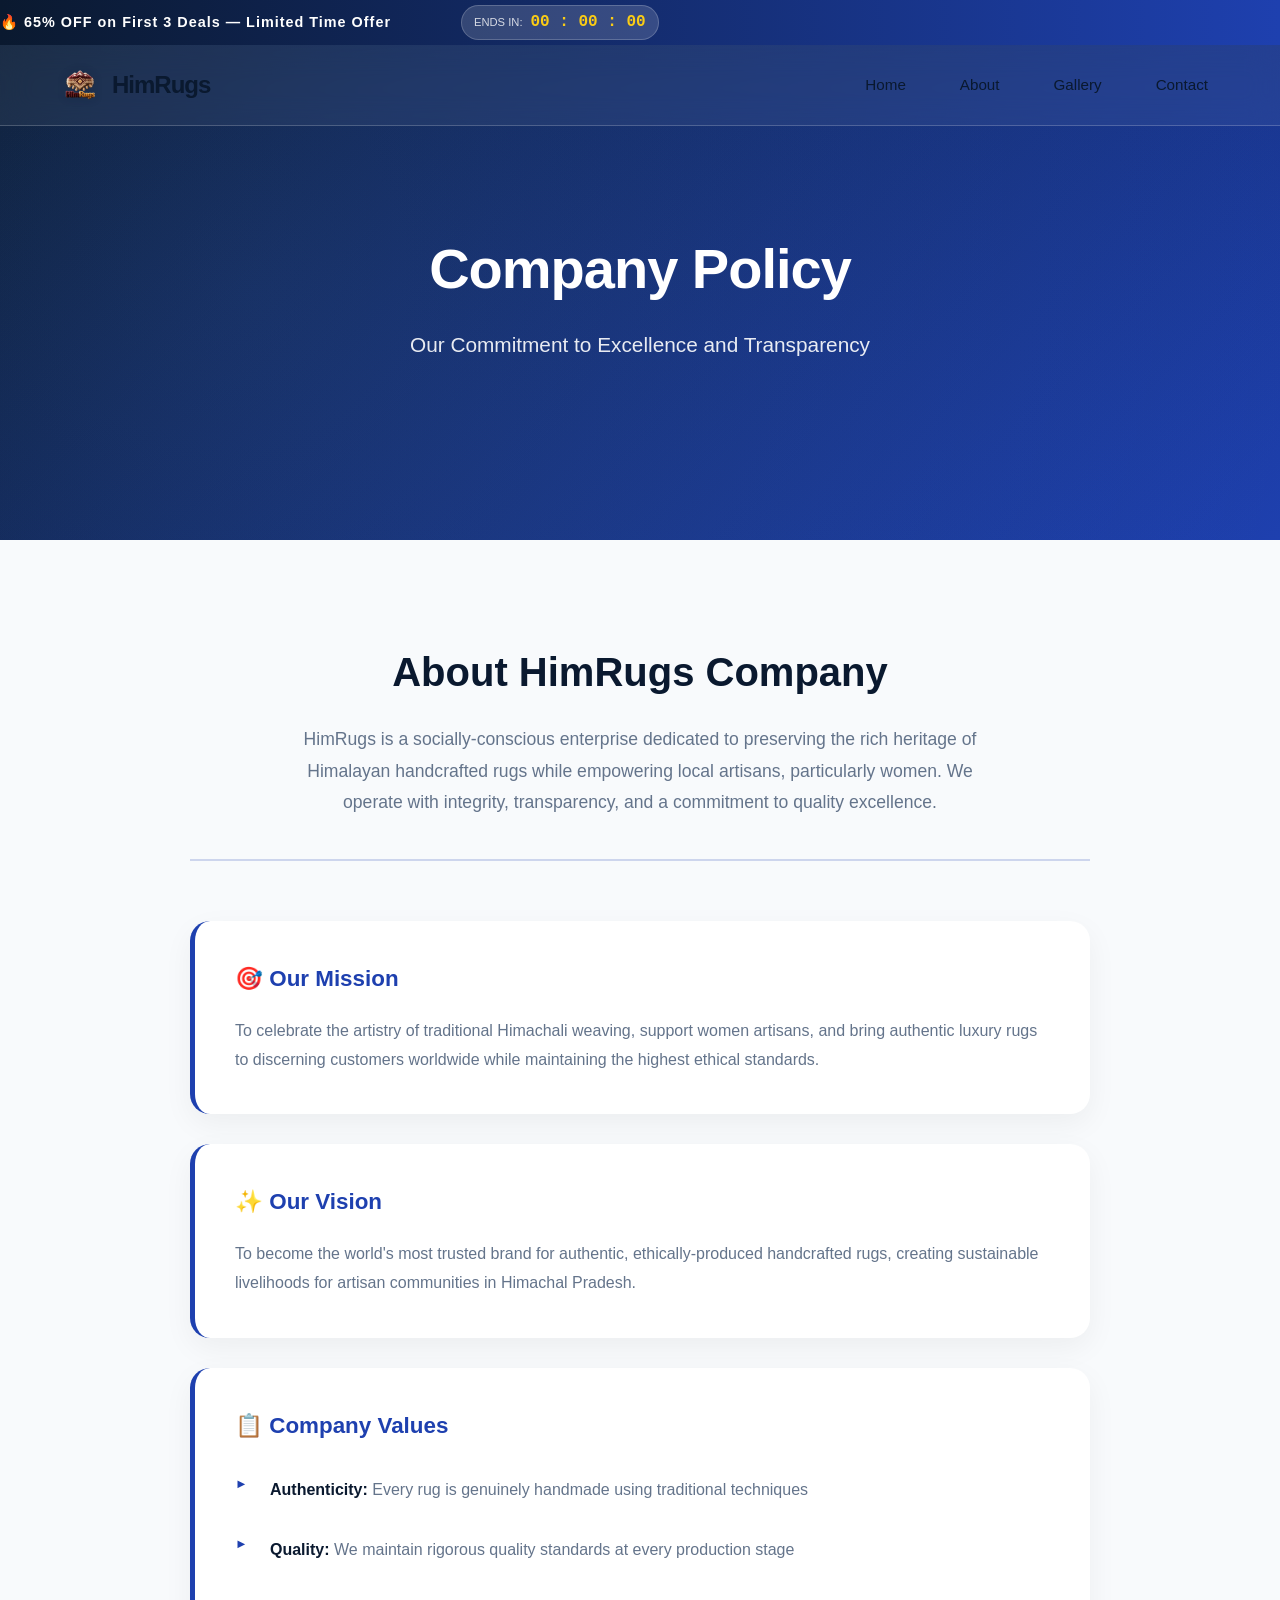
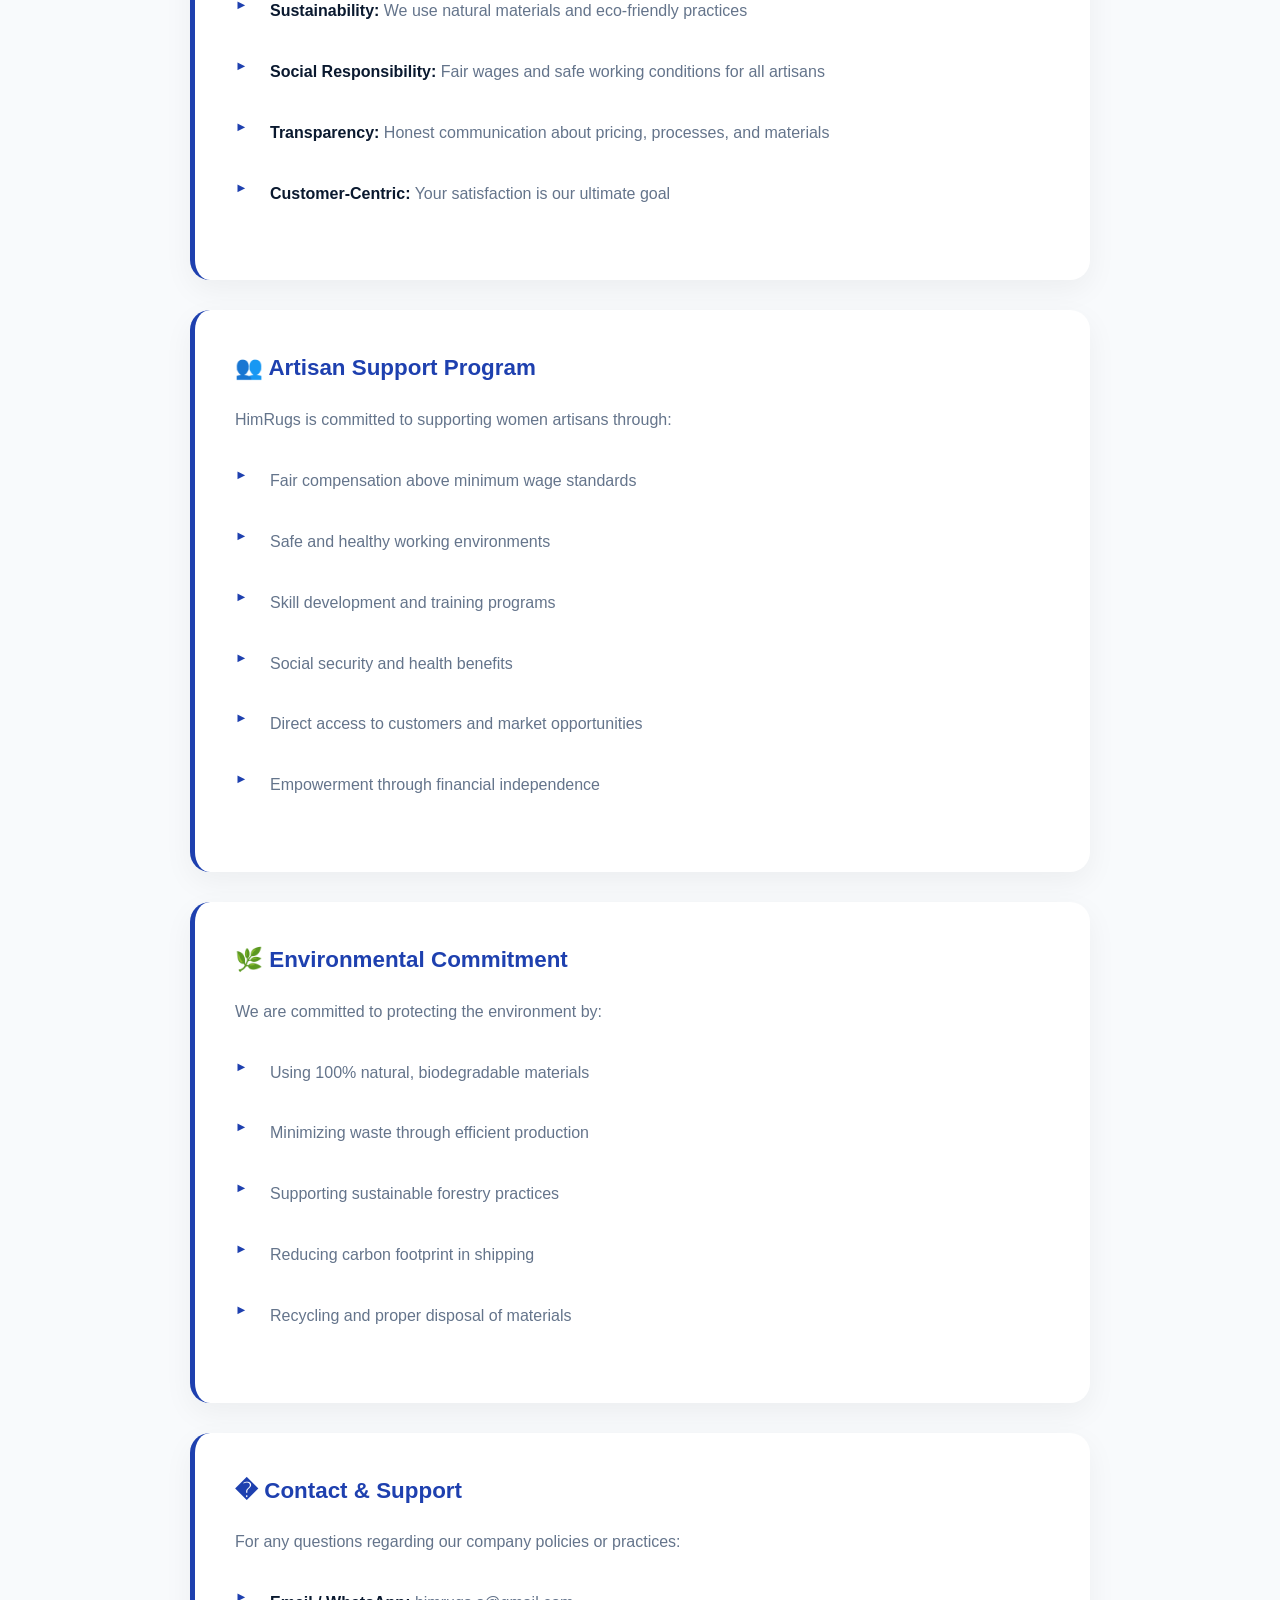
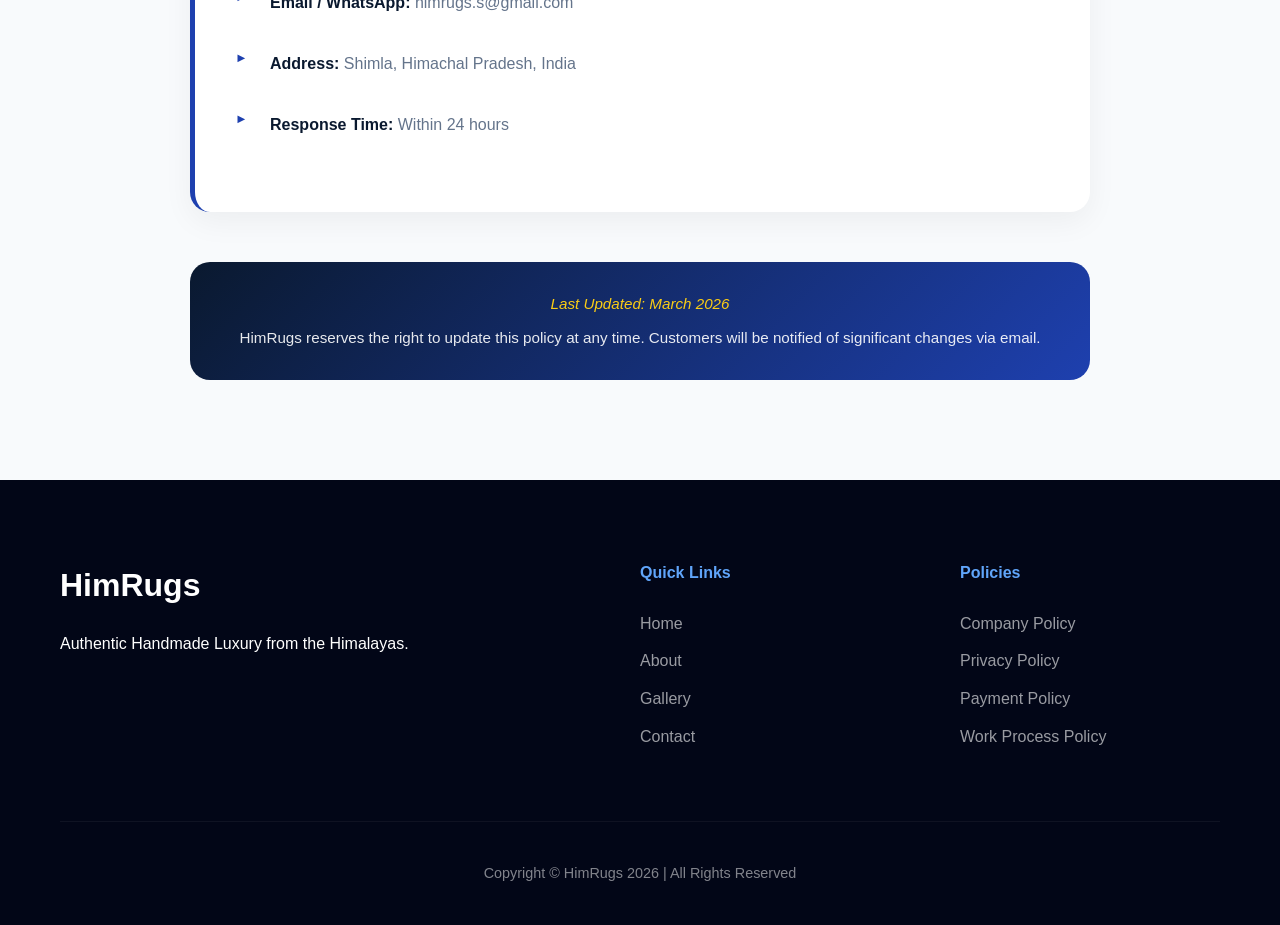
<file: Policies/CompanyPolicy.html>
<!DOCTYPE html>
<html lang="en">
<head>
    <meta charset="UTF-8">
    <meta name="viewport" content="width=device-width, initial-scale=1.0">
    <title>Company Policy | HimRugs</title>
    <link rel="icon" type="image/png" href="../Images/logo.png">
    <link rel="stylesheet" href="../css/style.css">
</head>
<body>

    <!-- Top Moving Offer Bar -->
    <div class="offer-bar">
        <div class="offer-track">
            <span class="offer-text">🔥 65% OFF on First 3 Deals — Limited Time Offer</span>
            <div class="live-timer" id="daily-timer">
                <span class="timer-label">Ends In:</span>
                <span id="timer-display">00 : 00 : 00</span>
            </div>
        </div>
    </div>

    <!-- Header / Navbar -->
    <header class="glass-nav">
        <div class="container">
            <div class="logo">
                <img src="../Images/logo.png" alt="HimRugs Logo">
                <span>HimRugs</span>
            </div>
            <nav>
                <ul class="nav-links">
                    <li><a href="../index.html">Home</a></li>
                    <li><a href="../about.html">About</a></li>
                    <li><a href="../gallery.html">Gallery</a></li>
                    <li><a href="../contact.html">Contact</a></li>
                </ul>
                <div class="mobile-menu-btn">
                    <span></span>
                    <span></span>
                    <span></span>
                </div>
            </nav>
        </div>
    </header>

    <main>
        <!-- Policy Hero Section -->
        <section class="policy-hero">
            <div class="policy-hero-content">
                <h1>Company Policy</h1>
                <p>Our Commitment to Excellence and Transparency</p>
            </div>
        </section>

        <!-- Policy Content -->
        <section class="policy-section">
            <div class="container">
                <div class="policy-content">
                    <div class="policy-intro">
                        <h2>About HimRugs Company</h2>
                        <p>HimRugs is a socially-conscious enterprise dedicated to preserving the rich heritage of Himalayan handcrafted rugs while empowering local artisans, particularly women. We operate with integrity, transparency, and a commitment to quality excellence.</p>
                    </div>

                    <div class="policy-box">
                        <h3>🎯 Our Mission</h3>
                        <p>To celebrate the artistry of traditional Himachali weaving, support women artisans, and bring authentic luxury rugs to discerning customers worldwide while maintaining the highest ethical standards.</p>
                    </div>

                    <div class="policy-box">
                        <h3>✨ Our Vision</h3>
                        <p>To become the world's most trusted brand for authentic, ethically-produced handcrafted rugs, creating sustainable livelihoods for artisan communities in Himachal Pradesh.</p>
                    </div>

                    <div class="policy-box">
                        <h3>📋 Company Values</h3>
                        <ul class="policy-list">
                            <li><strong>Authenticity:</strong> Every rug is genuinely handmade using traditional techniques</li>
                            <li><strong>Quality:</strong> We maintain rigorous quality standards at every production stage</li>
                            <li><strong>Sustainability:</strong> We use natural materials and eco-friendly practices</li>
                            <li><strong>Social Responsibility:</strong> Fair wages and safe working conditions for all artisans</li>
                            <li><strong>Transparency:</strong> Honest communication about pricing, processes, and materials</li>
                            <li><strong>Customer-Centric:</strong> Your satisfaction is our ultimate goal</li>
                        </ul>
                    </div>

                    <div class="policy-box">
                        <h3>👥 Artisan Support Program</h3>
                        <p>HimRugs is committed to supporting women artisans through:</p>
                        <ul class="policy-list">
                            <li>Fair compensation above minimum wage standards</li>
                            <li>Safe and healthy working environments</li>
                            <li>Skill development and training programs</li>
                            <li>Social security and health benefits</li>
                            <li>Direct access to customers and market opportunities</li>
                            <li>Empowerment through financial independence</li>
                        </ul>
                    </div>

                    <div class="policy-box">
                        <h3>🌿 Environmental Commitment</h3>
                        <p>We are committed to protecting the environment by:</p>
                        <ul class="policy-list">
                            <li>Using 100% natural, biodegradable materials</li>
                            <li>Minimizing waste through efficient production</li>
                            <li>Supporting sustainable forestry practices</li>
                            <li>Reducing carbon footprint in shipping</li>
                            <li>Recycling and proper disposal of materials</li>
                        </ul>
                    </div>

                    <div class="policy-box">
                        <h3>� Contact & Support</h3>
                        <p>For any questions regarding our company policies or practices:</p>
                        <ul class="policy-list">
                            <li><strong>Email / WhatsApp:</strong> himrugs.s@gmail.com</li>
                            <li><strong>Address:</strong> Shimla, Himachal Pradesh, India</li>
                            <li><strong>Response Time:</strong> Within 24 hours</li>
                        </ul>
                    </div>

                    <div class="policy-footer-box">
                        <p><em>Last Updated: March 2026</em></p>
                        <p>HimRugs reserves the right to update this policy at any time. Customers will be notified of significant changes via email.</p>
                    </div>
                </div>
            </div>
        </section>
    </main>

    <!-- Footer -->
    <footer class="main-footer">
        <div class="container">
            <div class="footer-grid">
                <div class="footer-brand">
                    <h3>HimRugs</h3>
                    <p>Authentic Handmade Luxury from the Himalayas.</p>
                </div>
                <div class="footer-links">
                    <h4>Quick Links</h4>
                    <ul>
                        <li><a href="../index.html">Home</a></li>
                        <li><a href="../about.html">About</a></li>
                        <li><a href="../gallery.html">Gallery</a></li>
                        <li><a href="../contact.html">Contact</a></li>
                    </ul>
                </div>
                <div class="footer-policies">
                    <h4>Policies</h4>
                    <ul>
                        <li><a href="CompanyPolicy.html">Company Policy</a></li>
                        <li><a href="PrivacyPolicy.html">Privacy Policy</a></li>
                        <li><a href="PaymentPolicy.html">Payment Policy</a></li>
                        <li><a href="WorkProcessPolicy.html">Work Process Policy</a></li>
                    </ul>
                </div>
            </div>
            <div class="footer-bottom">
                <p>Copyright &copy; HimRugs 2026 | All Rights Reserved</p>
            </div>
        </div>
    </footer>

    <script src="../js/script.js"></script>
</body>
</html>
</file>
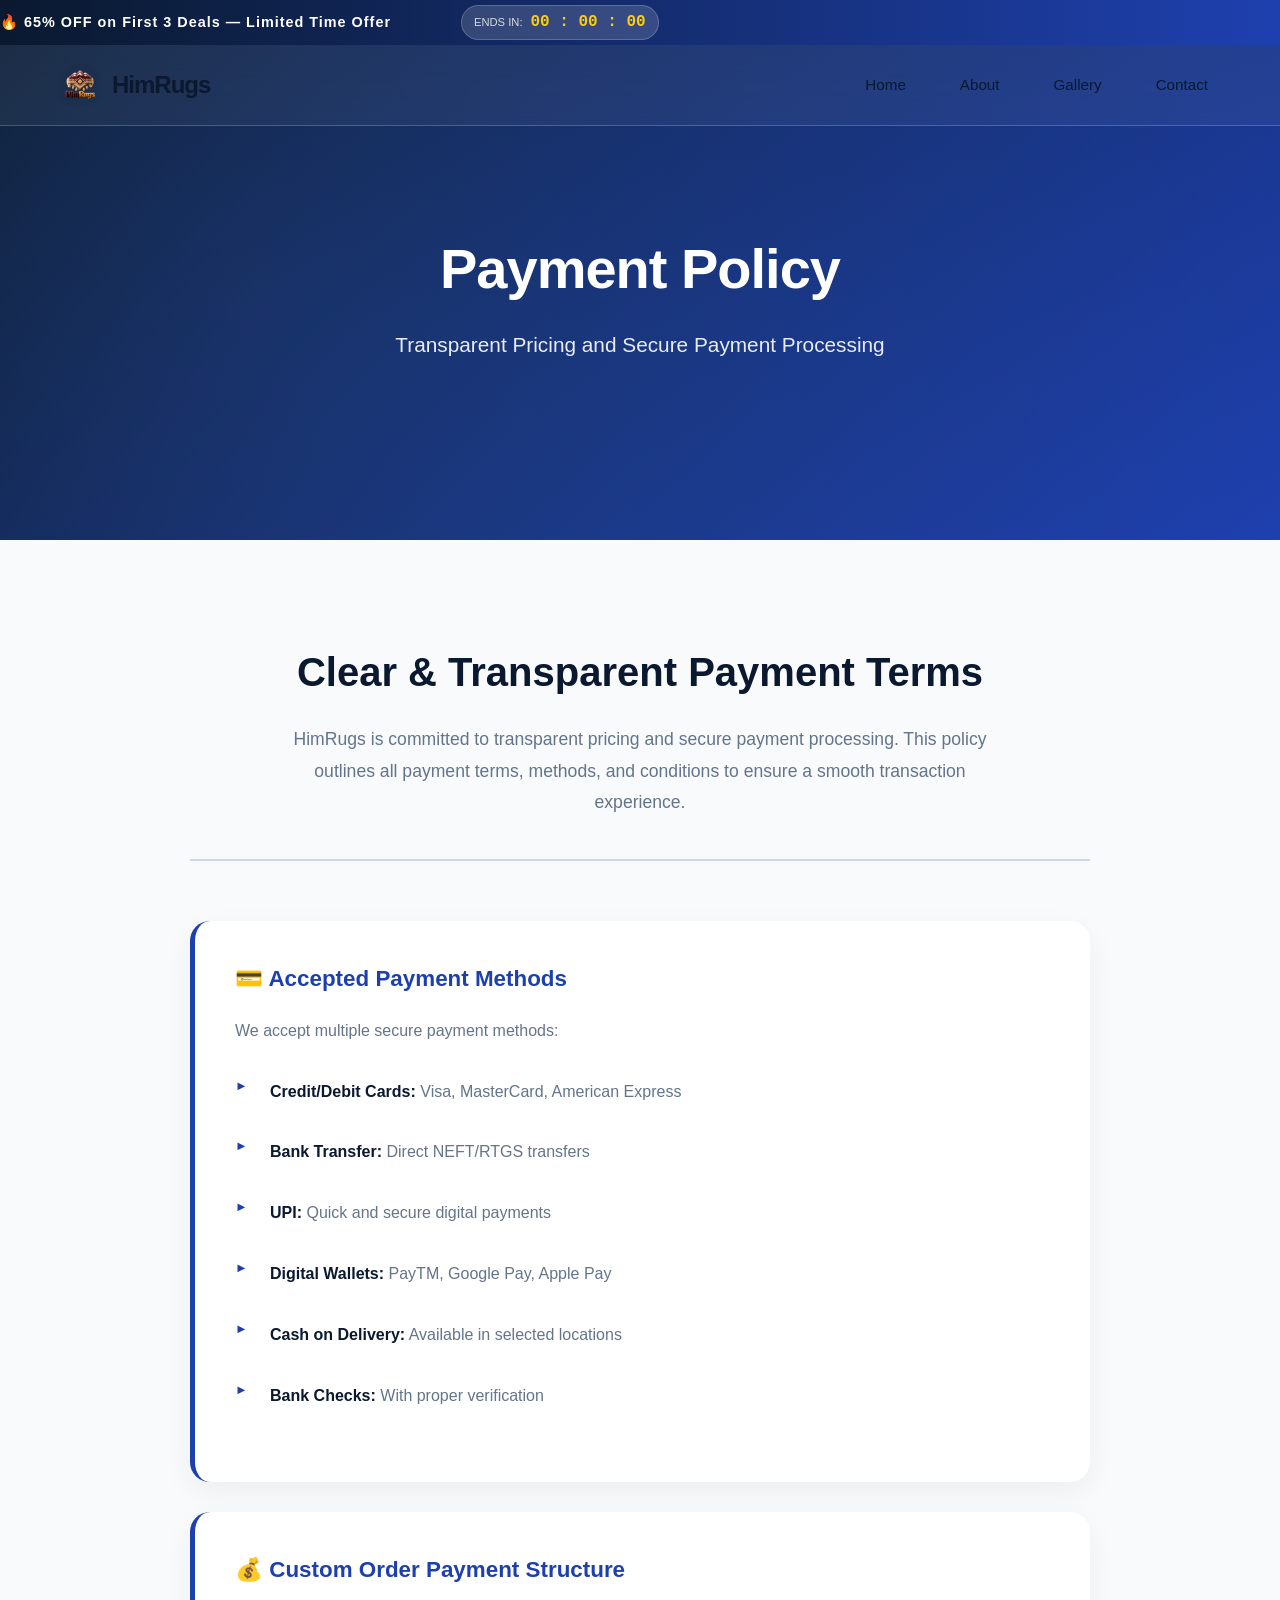
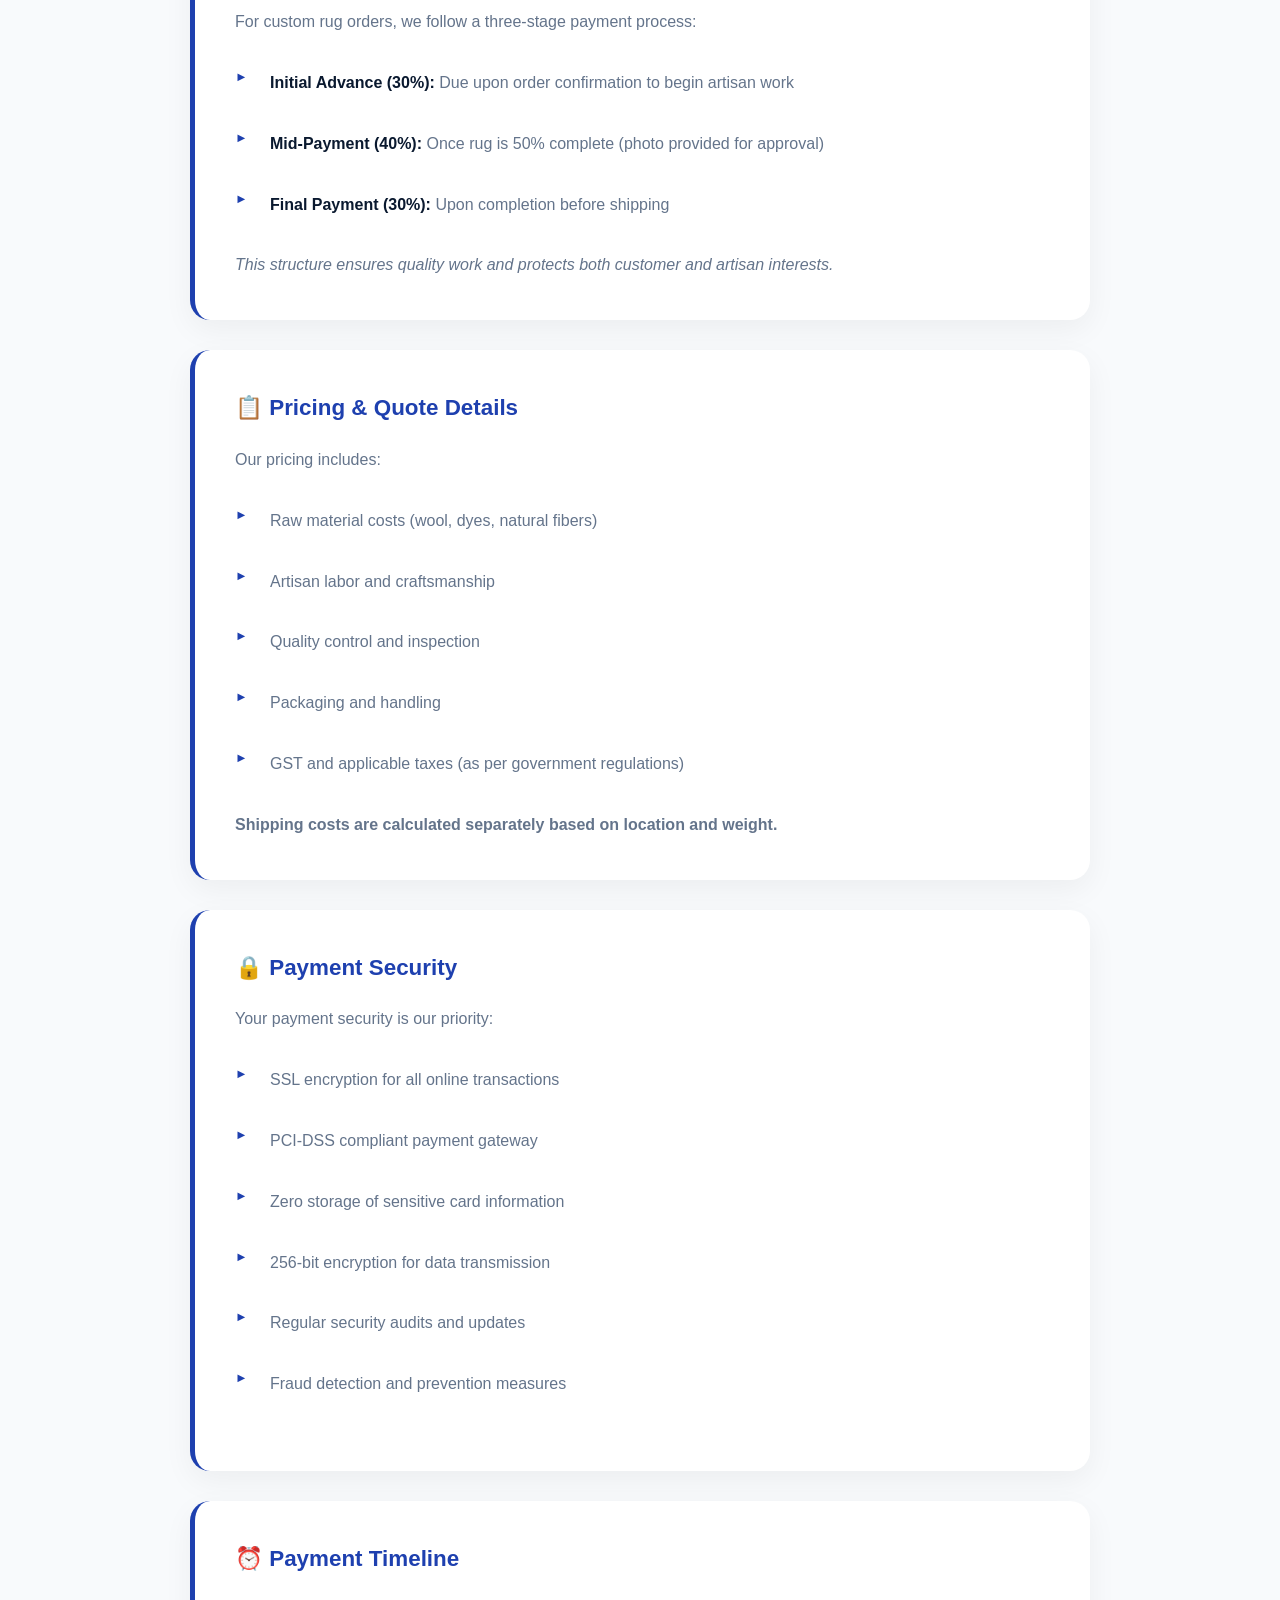
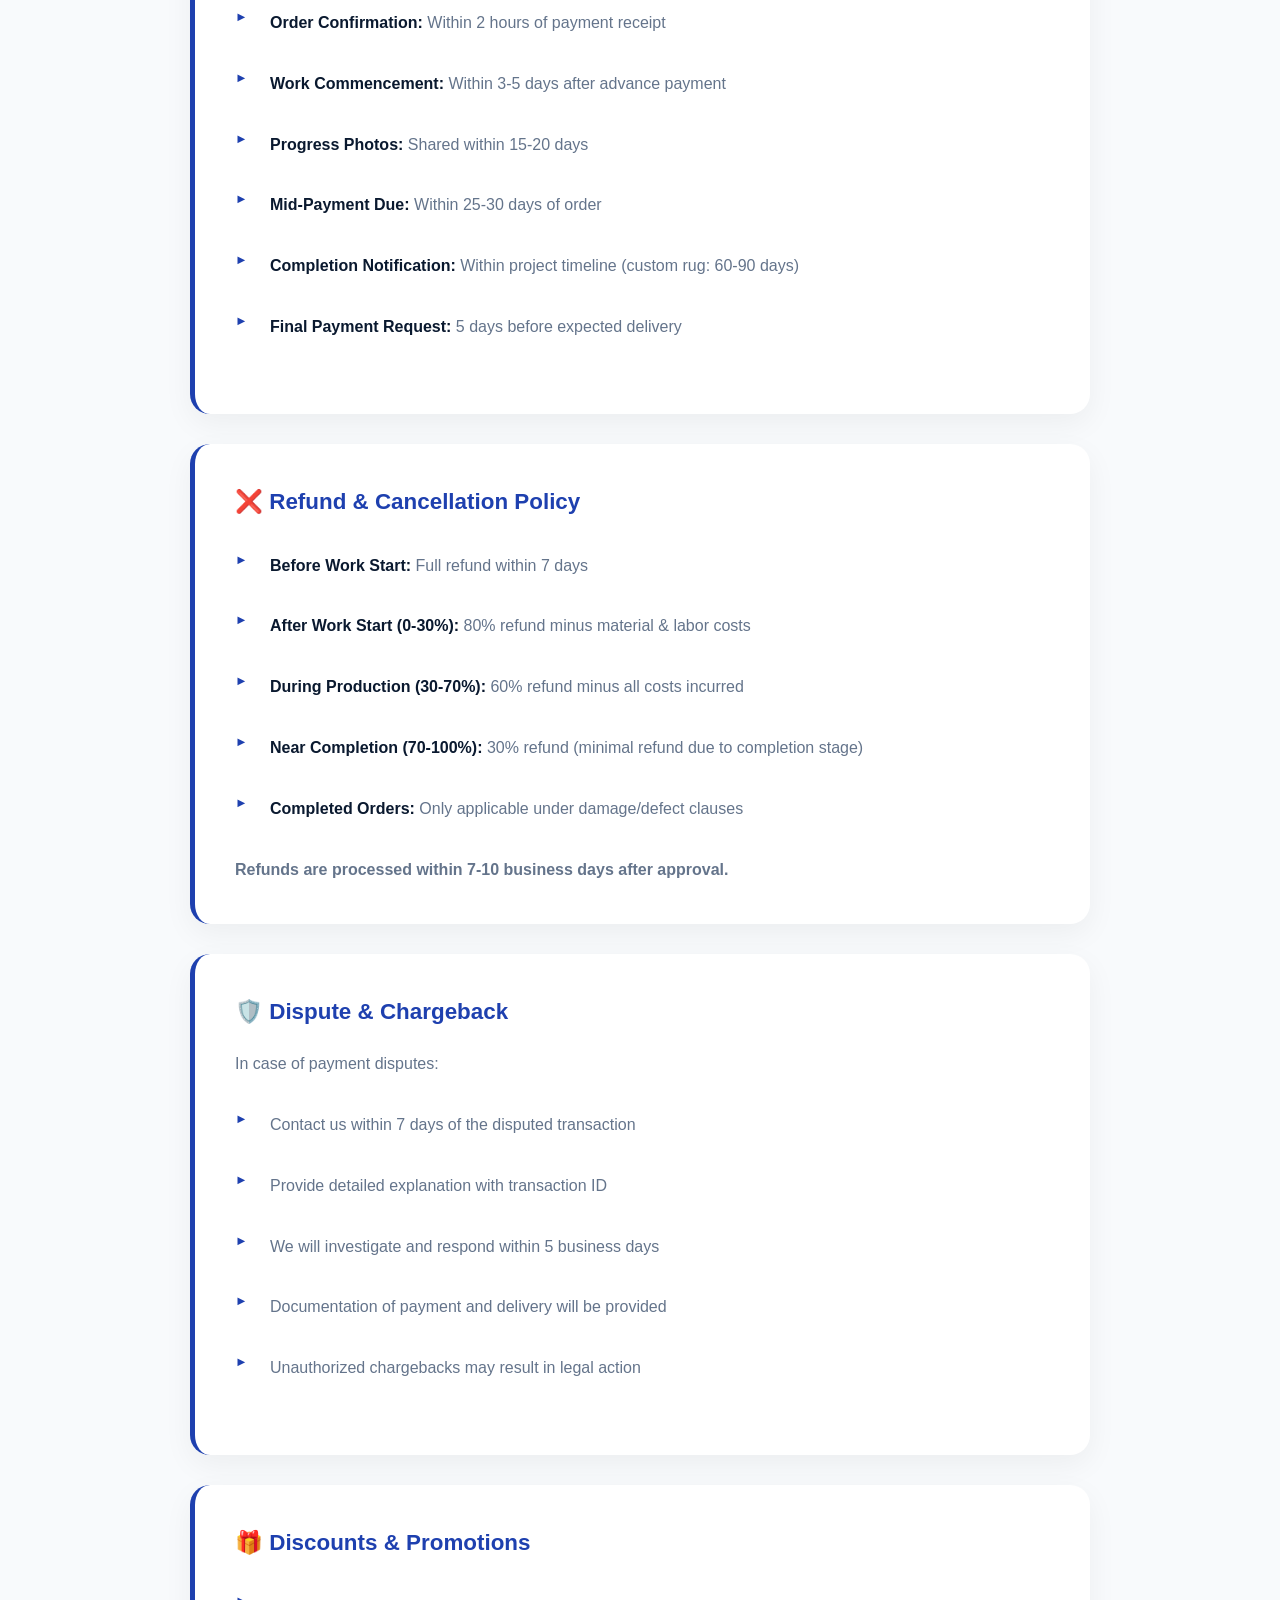
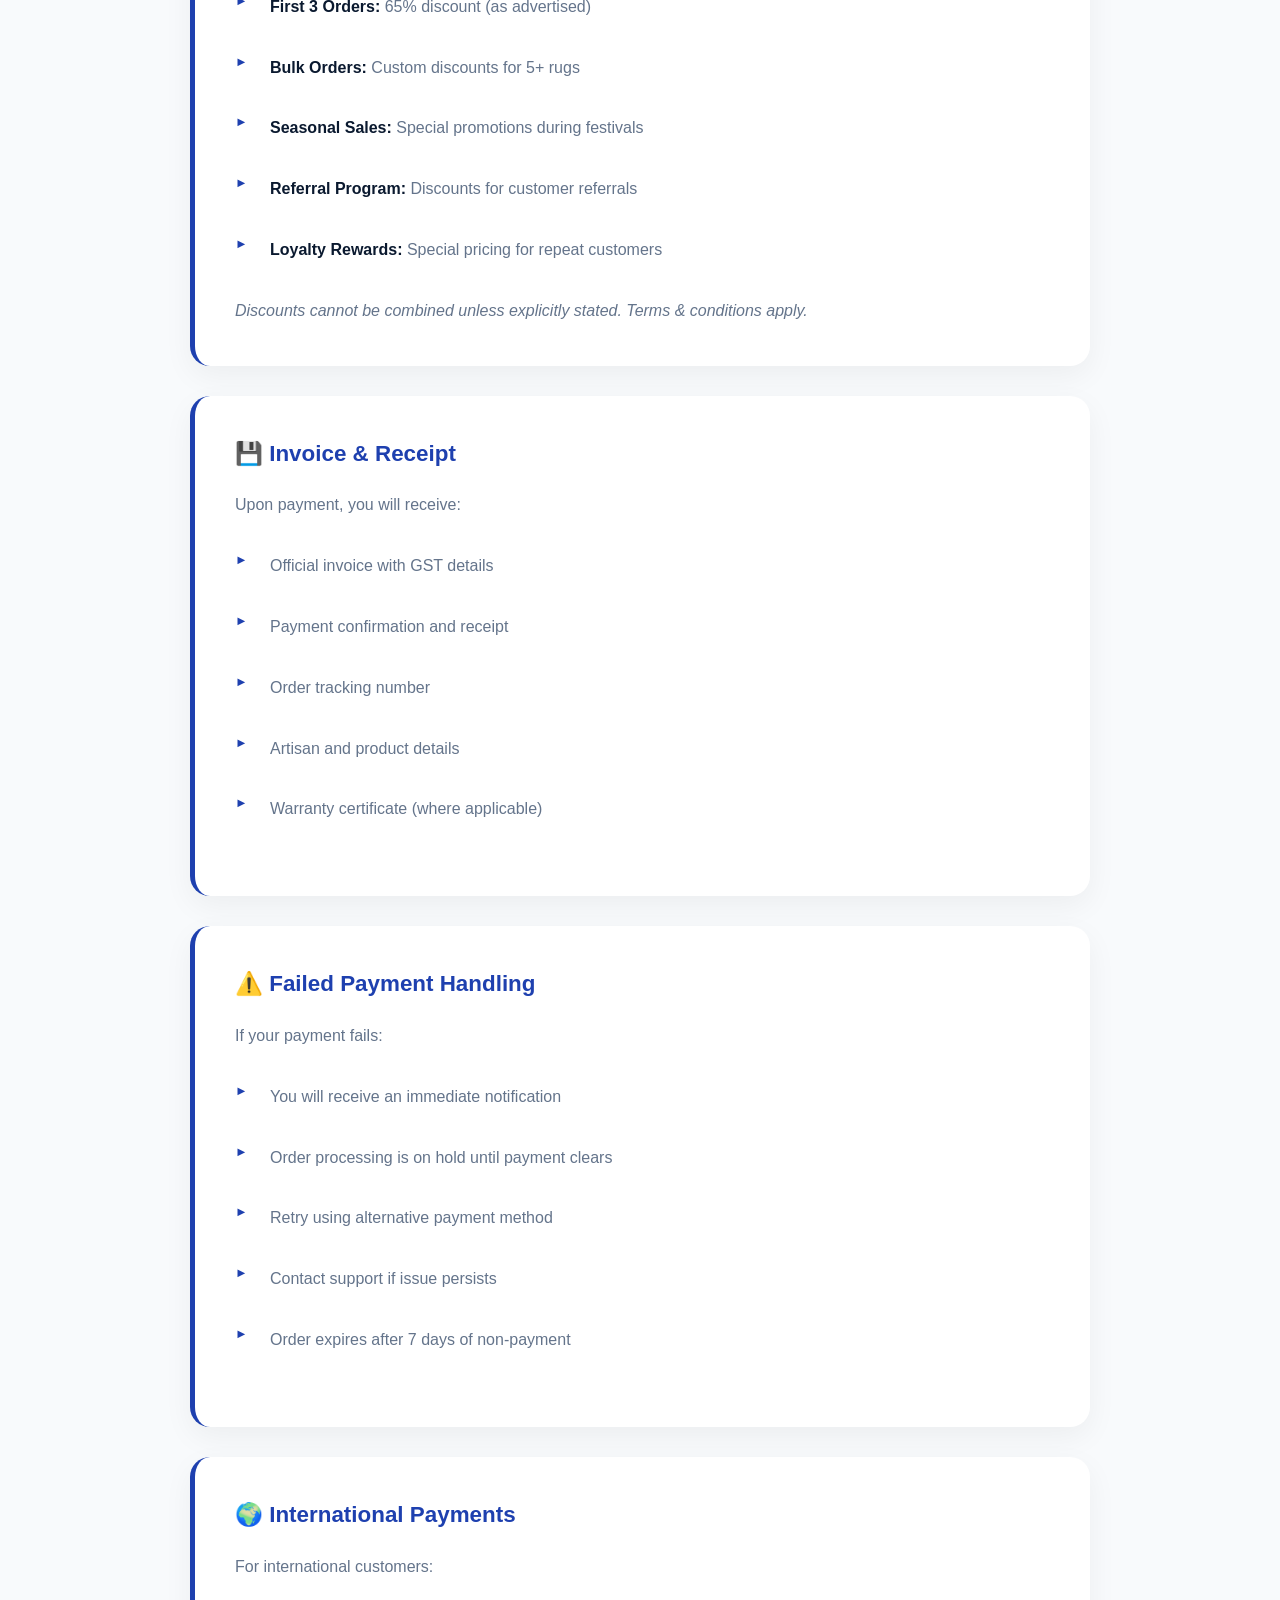
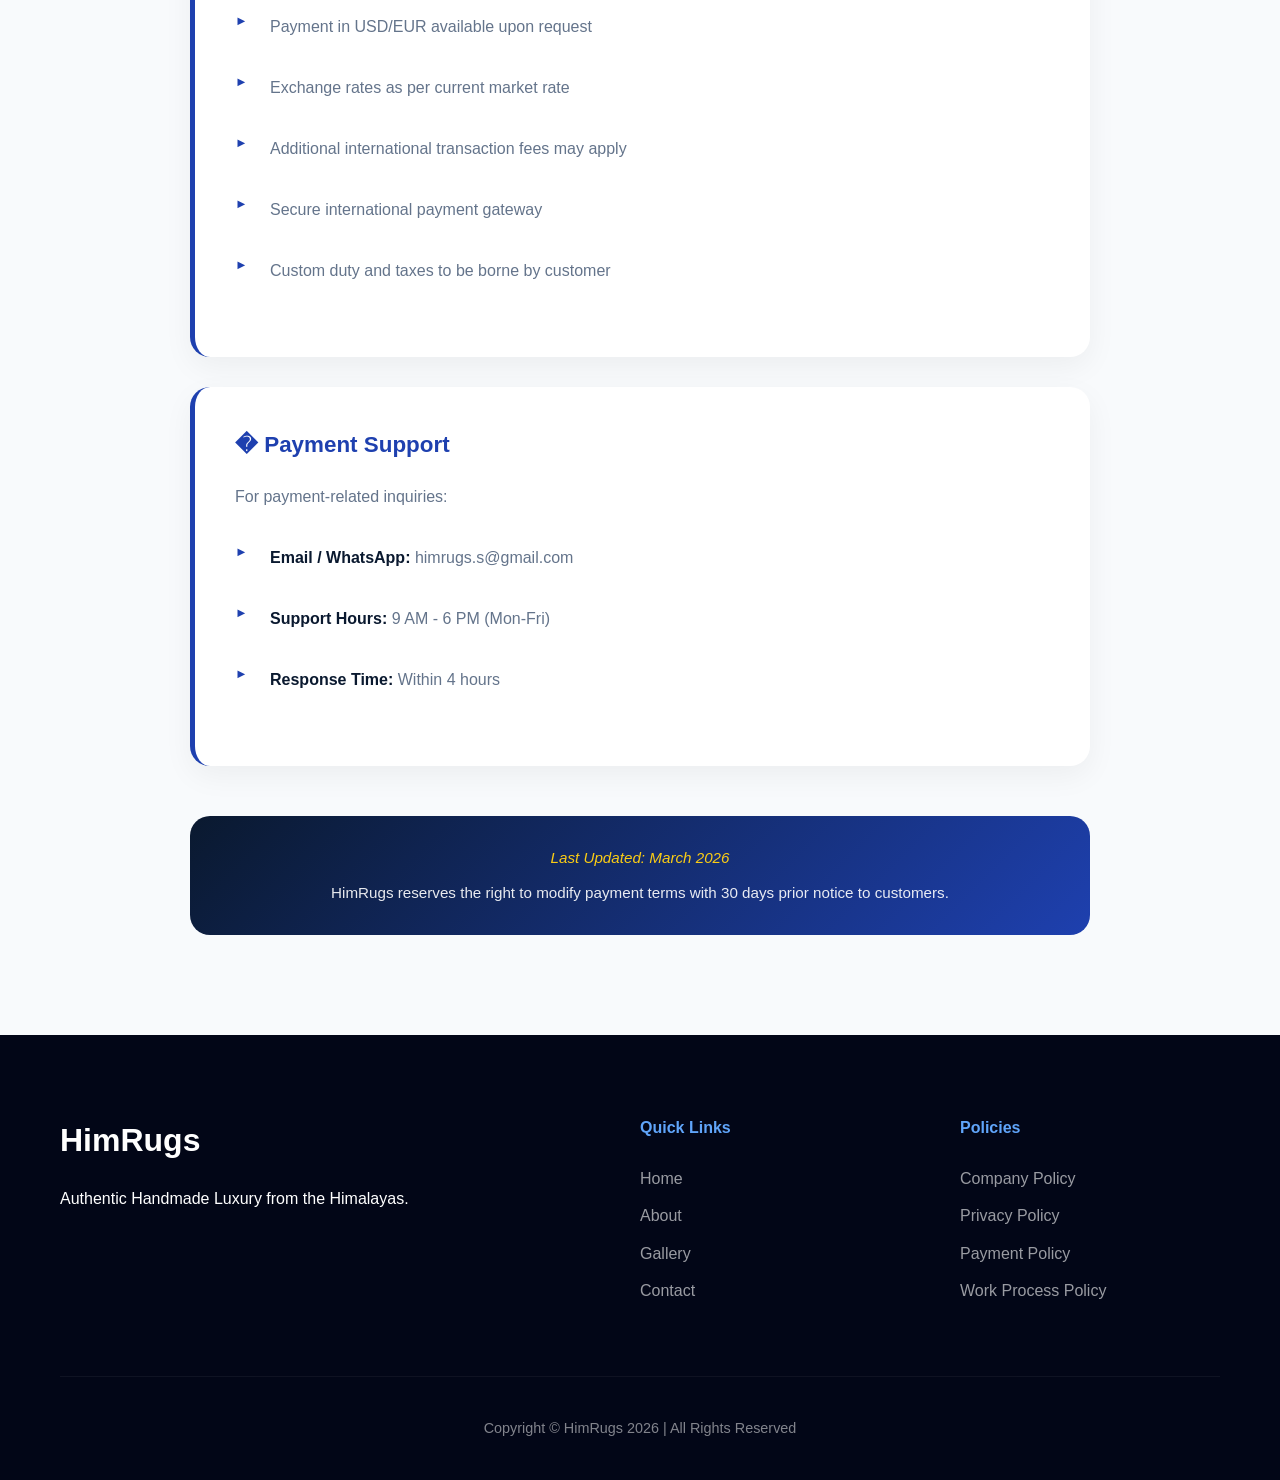
<file: Policies/PaymentPolicy.html>
<!DOCTYPE html>
<html lang="en">
<head>
    <meta charset="UTF-8">
    <meta name="viewport" content="width=device-width, initial-scale=1.0">
    <title>Payment Policy | HimRugs</title>
    <link rel="icon" type="image/png" href="../Images/logo.png">
    <link rel="stylesheet" href="../css/style.css">
</head>
<body>

    <!-- Top Moving Offer Bar -->
    <div class="offer-bar">
        <div class="offer-track">
            <span class="offer-text">🔥 65% OFF on First 3 Deals — Limited Time Offer</span>
            <div class="live-timer" id="daily-timer">
                <span class="timer-label">Ends In:</span>
                <span id="timer-display">00 : 00 : 00</span>
            </div>
        </div>
    </div>

    <!-- Header / Navbar -->
    <header class="glass-nav">
        <div class="container">
            <div class="logo">
                <img src="../Images/logo.png" alt="HimRugs Logo">
                <span>HimRugs</span>
            </div>
            <nav>
                <ul class="nav-links">
                    <li><a href="../index.html">Home</a></li>
                    <li><a href="../about.html">About</a></li>
                    <li><a href="../gallery.html">Gallery</a></li>
                    <li><a href="../contact.html">Contact</a></li>
                </ul>
                <div class="mobile-menu-btn">
                    <span></span>
                    <span></span>
                    <span></span>
                </div>
            </nav>
        </div>
    </header>

    <main>
        <!-- Policy Hero Section -->
        <section class="policy-hero">
            <div class="policy-hero-content">
                <h1>Payment Policy</h1>
                <p>Transparent Pricing and Secure Payment Processing</p>
            </div>
        </section>

        <!-- Policy Content -->
        <section class="policy-section">
            <div class="container">
                <div class="policy-content">
                    <div class="policy-intro">
                        <h2>Clear & Transparent Payment Terms</h2>
                        <p>HimRugs is committed to transparent pricing and secure payment processing. This policy outlines all payment terms, methods, and conditions to ensure a smooth transaction experience.</p>
                    </div>

                    <div class="policy-box">
                        <h3>💳 Accepted Payment Methods</h3>
                        <p>We accept multiple secure payment methods:</p>
                        <ul class="policy-list">
                            <li><strong>Credit/Debit Cards:</strong> Visa, MasterCard, American Express</li>
                            <li><strong>Bank Transfer:</strong> Direct NEFT/RTGS transfers</li>
                            <li><strong>UPI:</strong> Quick and secure digital payments</li>
                            <li><strong>Digital Wallets:</strong> PayTM, Google Pay, Apple Pay</li>
                            <li><strong>Cash on Delivery:</strong> Available in selected locations</li>
                            <li><strong>Bank Checks:</strong> With proper verification</li>
                        </ul>
                    </div>

                    <div class="policy-box">
                        <h3>💰 Custom Order Payment Structure</h3>
                        <p>For custom rug orders, we follow a three-stage payment process:</p>
                        <ul class="policy-list">
                            <li><strong>Initial Advance (30%):</strong> Due upon order confirmation to begin artisan work</li>
                            <li><strong>Mid-Payment (40%):</strong> Once rug is 50% complete (photo provided for approval)</li>
                            <li><strong>Final Payment (30%):</strong> Upon completion before shipping</li>
                        </ul>
                        <p><em>This structure ensures quality work and protects both customer and artisan interests.</em></p>
                    </div>

                    <div class="policy-box">
                        <h3>📋 Pricing & Quote Details</h3>
                        <p>Our pricing includes:</p>
                        <ul class="policy-list">
                            <li>Raw material costs (wool, dyes, natural fibers)</li>
                            <li>Artisan labor and craftsmanship</li>
                            <li>Quality control and inspection</li>
                            <li>Packaging and handling</li>
                            <li>GST and applicable taxes (as per government regulations)</li>
                        </ul>
                        <p><strong>Shipping costs are calculated separately based on location and weight.</strong></p>
                    </div>

                    <div class="policy-box">
                        <h3>🔒 Payment Security</h3>
                        <p>Your payment security is our priority:</p>
                        <ul class="policy-list">
                            <li>SSL encryption for all online transactions</li>
                            <li>PCI-DSS compliant payment gateway</li>
                            <li>Zero storage of sensitive card information</li>
                            <li>256-bit encryption for data transmission</li>
                            <li>Regular security audits and updates</li>
                            <li>Fraud detection and prevention measures</li>
                        </ul>
                    </div>

                    <div class="policy-box">
                        <h3>⏰ Payment Timeline</h3>
                        <p id="payment-timeline"></p>
                        <ul class="policy-list">
                            <li><strong>Order Confirmation:</strong> Within 2 hours of payment receipt</li>
                            <li><strong>Work Commencement:</strong> Within 3-5 days after advance payment</li>
                            <li><strong>Progress Photos:</strong> Shared within 15-20 days</li>
                            <li><strong>Mid-Payment Due:</strong> Within 25-30 days of order</li>
                            <li><strong>Completion Notification:</strong> Within project timeline (custom rug: 60-90 days)</li>
                            <li><strong>Final Payment Request:</strong> 5 days before expected delivery</li>
                        </ul>
                    </div>

                    <div class="policy-box">
                        <h3>❌ Refund & Cancellation Policy</h3>
                        <ul class="policy-list">
                            <li><strong>Before Work Start:</strong> Full refund within 7 days</li>
                            <li><strong>After Work Start (0-30%):</strong> 80% refund minus material & labor costs</li>
                            <li><strong>During Production (30-70%):</strong> 60% refund minus all costs incurred</li>
                            <li><strong>Near Completion (70-100%):</strong> 30% refund (minimal refund due to completion stage)</li>
                            <li><strong>Completed Orders:</strong> Only applicable under damage/defect clauses</li>
                        </ul>
                        <p><strong>Refunds are processed within 7-10 business days after approval.</strong></p>
                    </div>

                    <div class="policy-box">
                        <h3>🛡️ Dispute & Chargeback</h3>
                        <p>In case of payment disputes:</p>
                        <ul class="policy-list">
                            <li>Contact us within 7 days of the disputed transaction</li>
                            <li>Provide detailed explanation with transaction ID</li>
                            <li>We will investigate and respond within 5 business days</li>
                            <li>Documentation of payment and delivery will be provided</li>
                            <li>Unauthorized chargebacks may result in legal action</li>
                        </ul>
                    </div>

                    <div class="policy-box">
                        <h3>🎁 Discounts & Promotions</h3>
                        <ul class="policy-list">
                            <li><strong>First 3 Orders:</strong> 65% discount (as advertised)</li>
                            <li><strong>Bulk Orders:</strong> Custom discounts for 5+ rugs</li>
                            <li><strong>Seasonal Sales:</strong> Special promotions during festivals</li>
                            <li><strong>Referral Program:</strong> Discounts for customer referrals</li>
                            <li><strong>Loyalty Rewards:</strong> Special pricing for repeat customers</li>
                        </ul>
                        <p><em>Discounts cannot be combined unless explicitly stated. Terms & conditions apply.</em></p>
                    </div>

                    <div class="policy-box">
                        <h3>💾 Invoice & Receipt</h3>
                        <p>Upon payment, you will receive:</p>
                        <ul class="policy-list">
                            <li>Official invoice with GST details</li>
                            <li>Payment confirmation and receipt</li>
                            <li>Order tracking number</li>
                            <li>Artisan and product details</li>
                            <li>Warranty certificate (where applicable)</li>
                        </ul>
                    </div>

                    <div class="policy-box">
                        <h3>⚠️ Failed Payment Handling</h3>
                        <p>If your payment fails:</p>
                        <ul class="policy-list">
                            <li>You will receive an immediate notification</li>
                            <li>Order processing is on hold until payment clears</li>
                            <li>Retry using alternative payment method</li>
                            <li>Contact support if issue persists</li>
                            <li>Order expires after 7 days of non-payment</li>
                        </ul>
                    </div>

                    <div class="policy-box">
                        <h3>🌍 International Payments</h3>
                        <p>For international customers:</p>
                        <ul class="policy-list">
                            <li>Payment in USD/EUR available upon request</li>
                            <li>Exchange rates as per current market rate</li>
                            <li>Additional international transaction fees may apply</li>
                            <li>Secure international payment gateway</li>
                            <li>Custom duty and taxes to be borne by customer</li>
                        </ul>
                    </div>

                    <div class="policy-box">
                        <h3>� Payment Support</h3>
                        <p>For payment-related inquiries:</p>
                        <ul class="policy-list">
                            <li><strong>Email / WhatsApp:</strong> himrugs.s@gmail.com</li>
                            <li><strong>Support Hours:</strong> 9 AM - 6 PM (Mon-Fri)</li>
                            <li><strong>Response Time:</strong> Within 4 hours</li>
                        </ul>
                    </div>

                    <div class="policy-footer-box">
                        <p><em>Last Updated: March 2026</em></p>
                        <p>HimRugs reserves the right to modify payment terms with 30 days prior notice to customers.</p>
                    </div>
                </div>
            </div>
        </section>
    </main>

    <!-- Footer -->
    <footer class="main-footer">
        <div class="container">
            <div class="footer-grid">
                <div class="footer-brand">
                    <h3>HimRugs</h3>
                    <p>Authentic Handmade Luxury from the Himalayas.</p>
                </div>
                <div class="footer-links">
                    <h4>Quick Links</h4>
                    <ul>
                        <li><a href="../index.html">Home</a></li>
                        <li><a href="../about.html">About</a></li>
                        <li><a href="../gallery.html">Gallery</a></li>
                        <li><a href="../contact.html">Contact</a></li>
                    </ul>
                </div>
                <div class="footer-policies">
                    <h4>Policies</h4>
                    <ul>
                        <li><a href="CompanyPolicy.html">Company Policy</a></li>
                        <li><a href="PrivacyPolicy.html">Privacy Policy</a></li>
                        <li><a href="PaymentPolicy.html">Payment Policy</a></li>
                        <li><a href="WorkProcessPolicy.html">Work Process Policy</a></li>
                    </ul>
                </div>
            </div>
            <div class="footer-bottom">
                <p>Copyright &copy; HimRugs 2026 | All Rights Reserved</p>
            </div>
        </div>
    </footer>

    <script src="../js/script.js"></script>
</body>
</html>
</file>
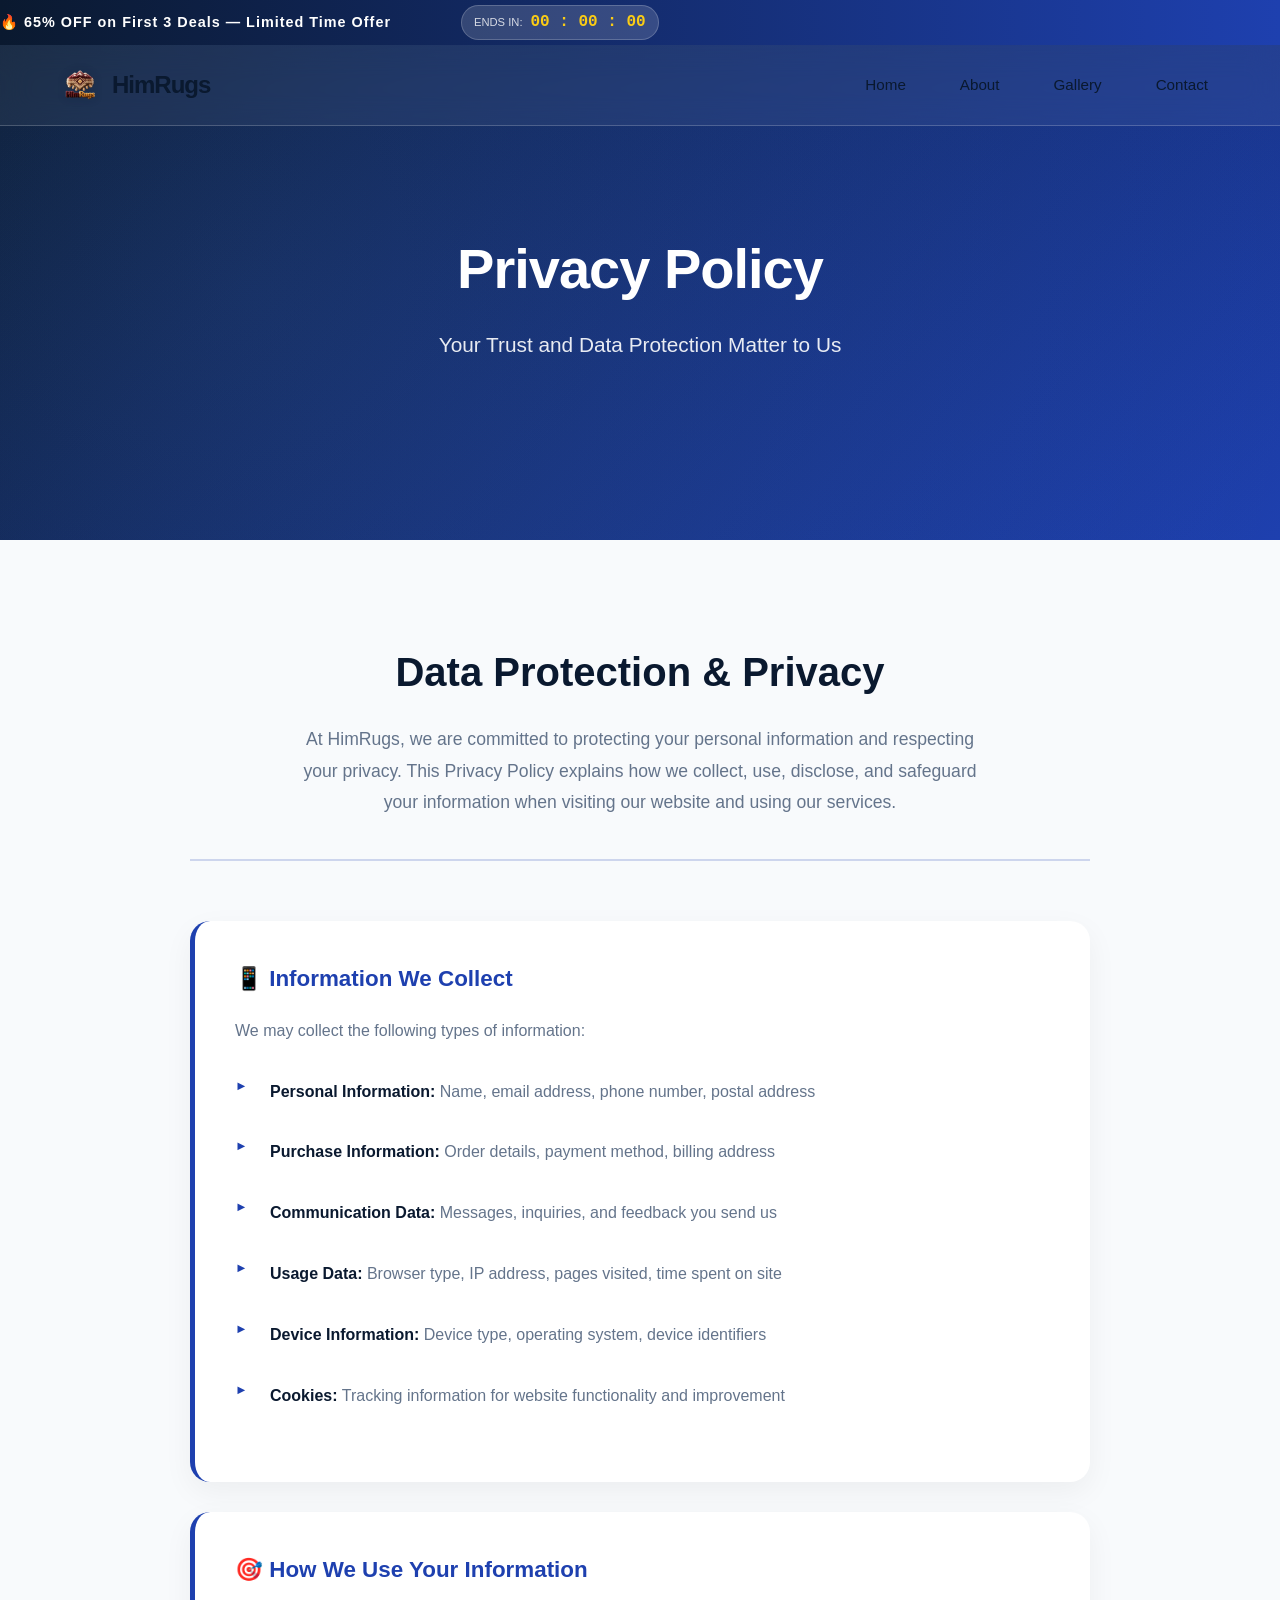
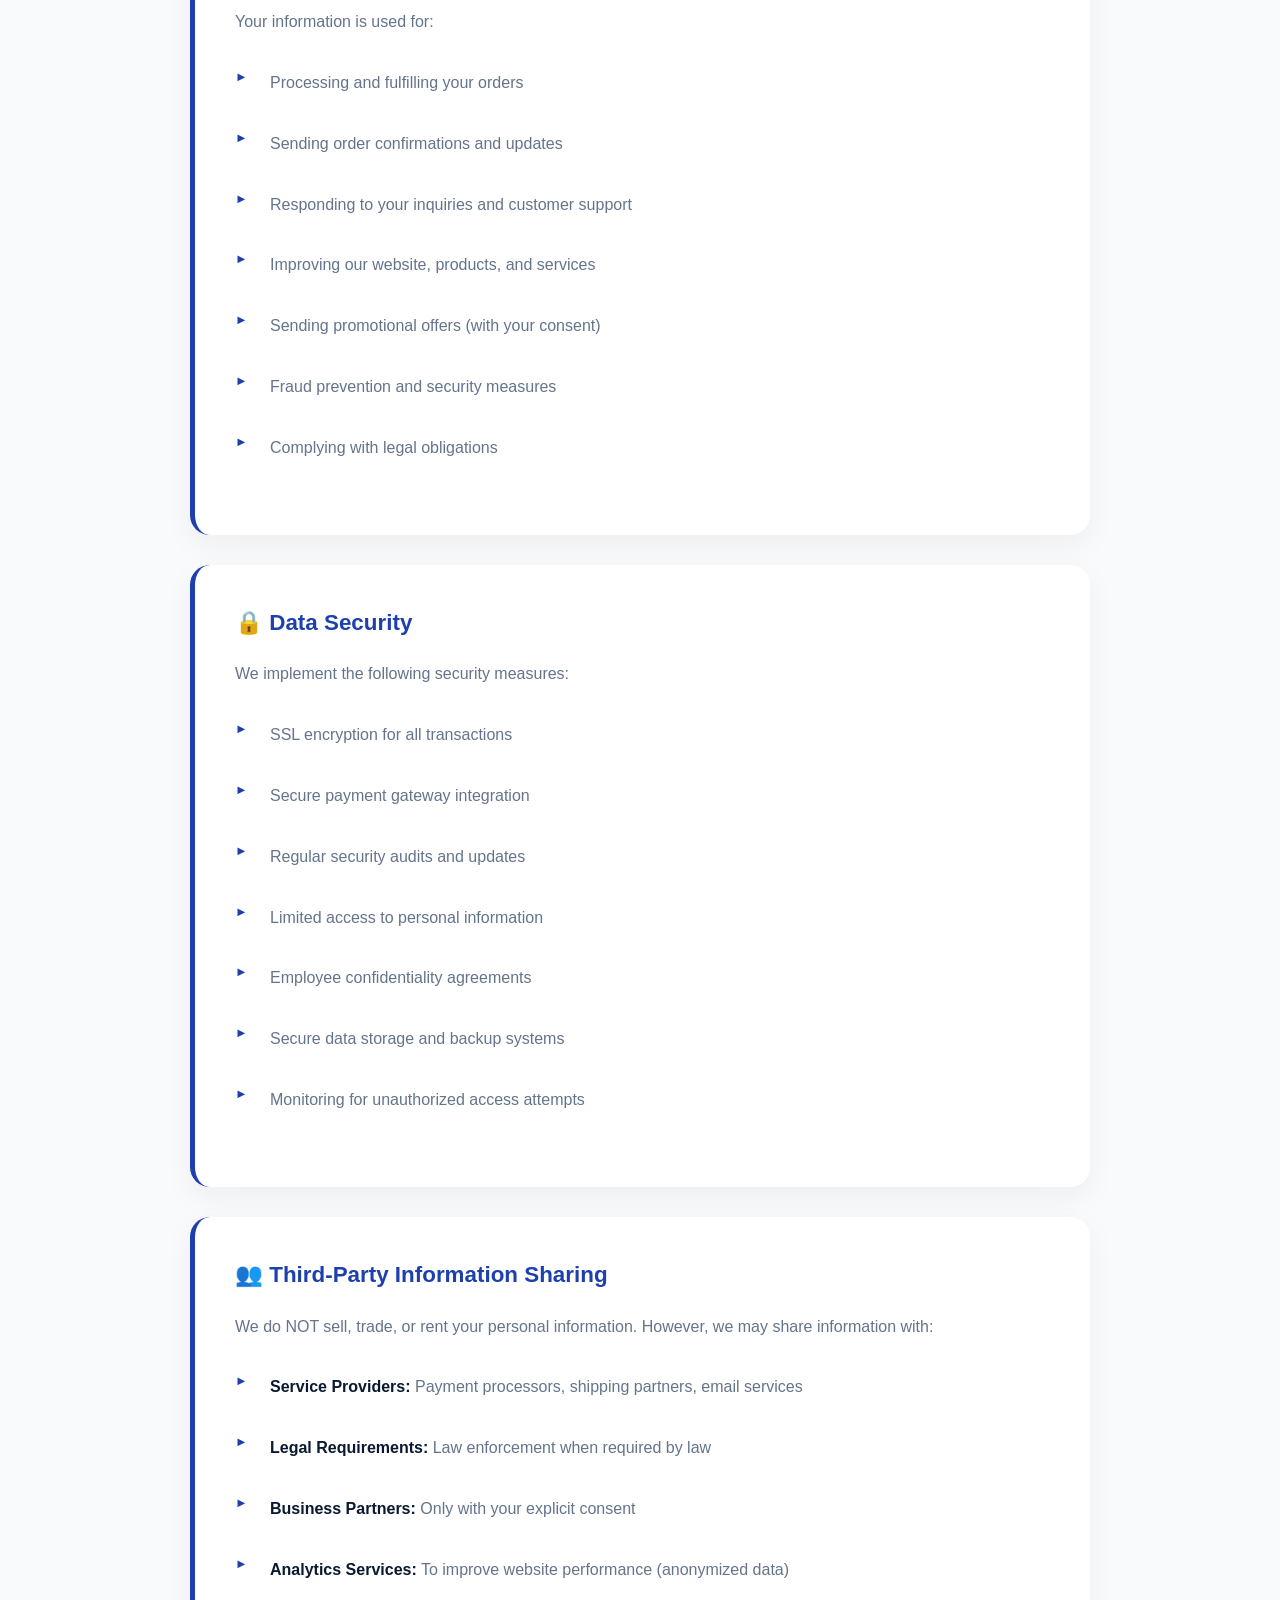
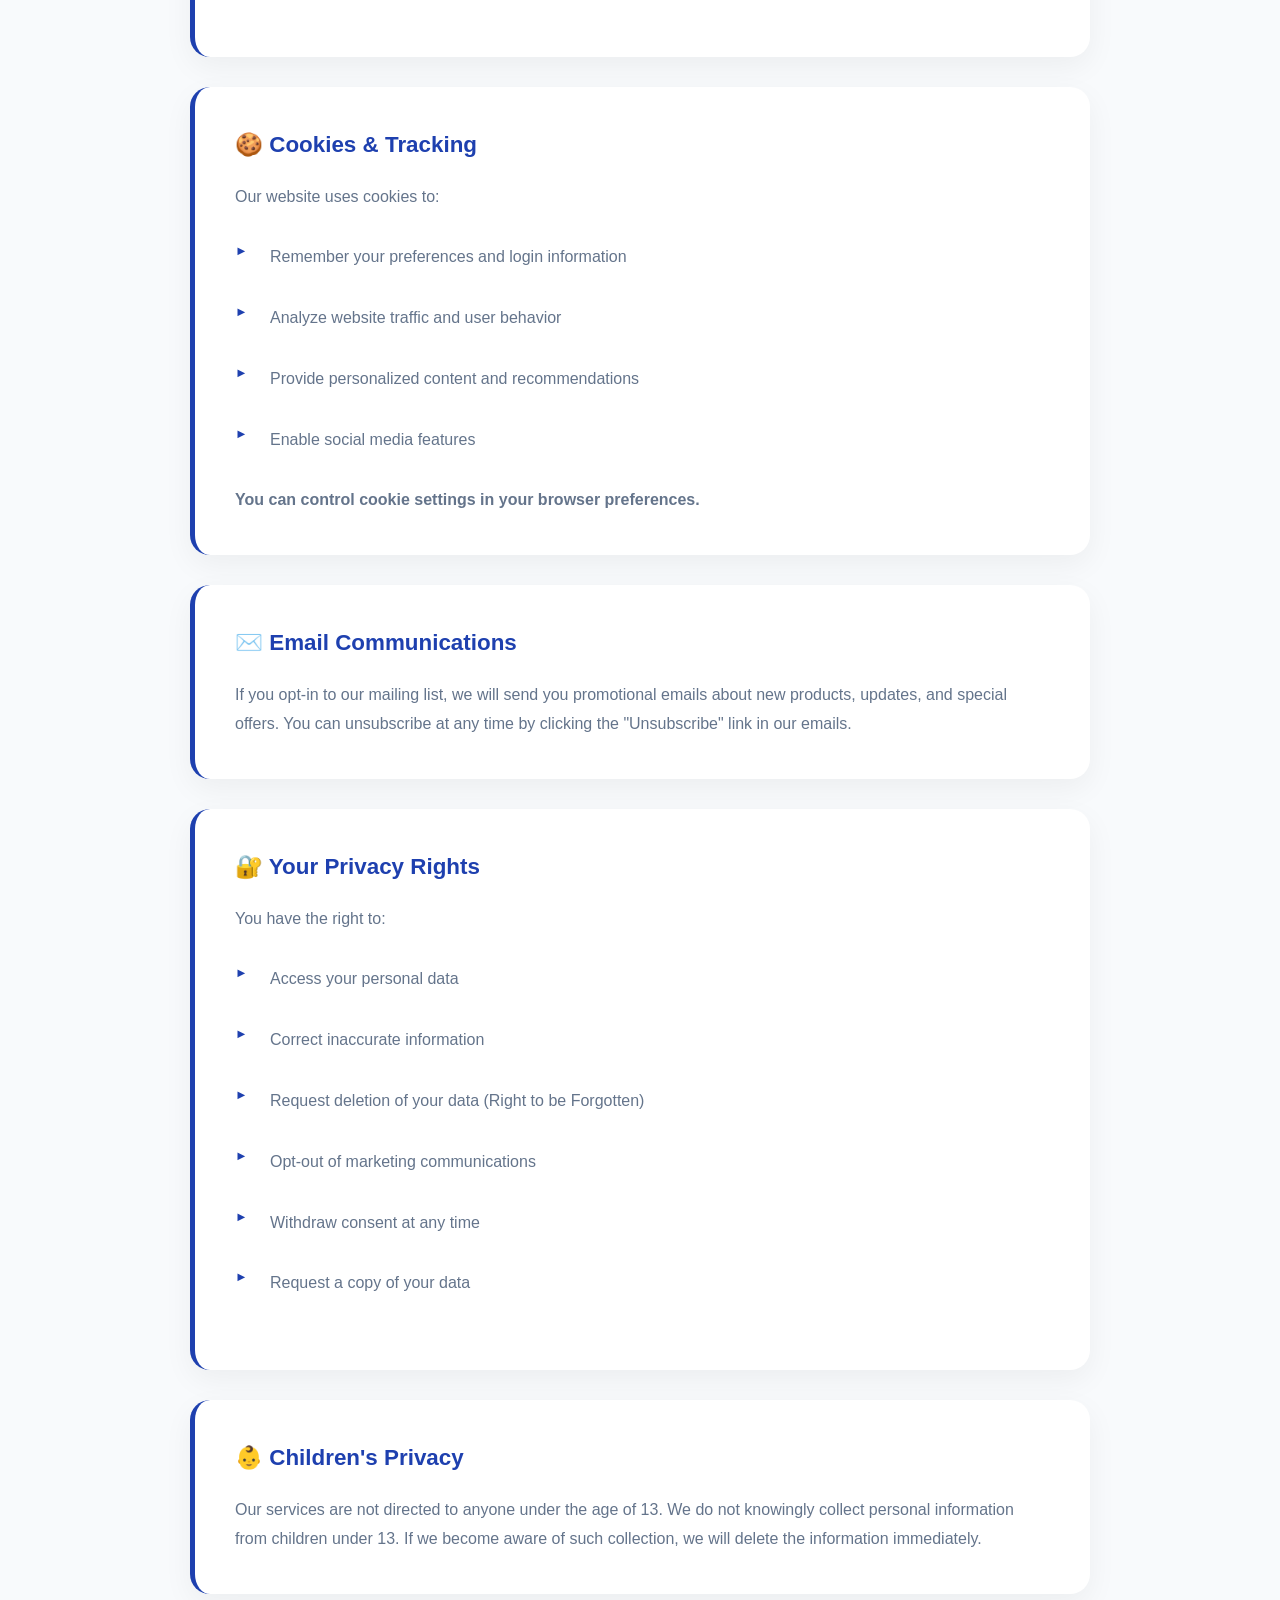
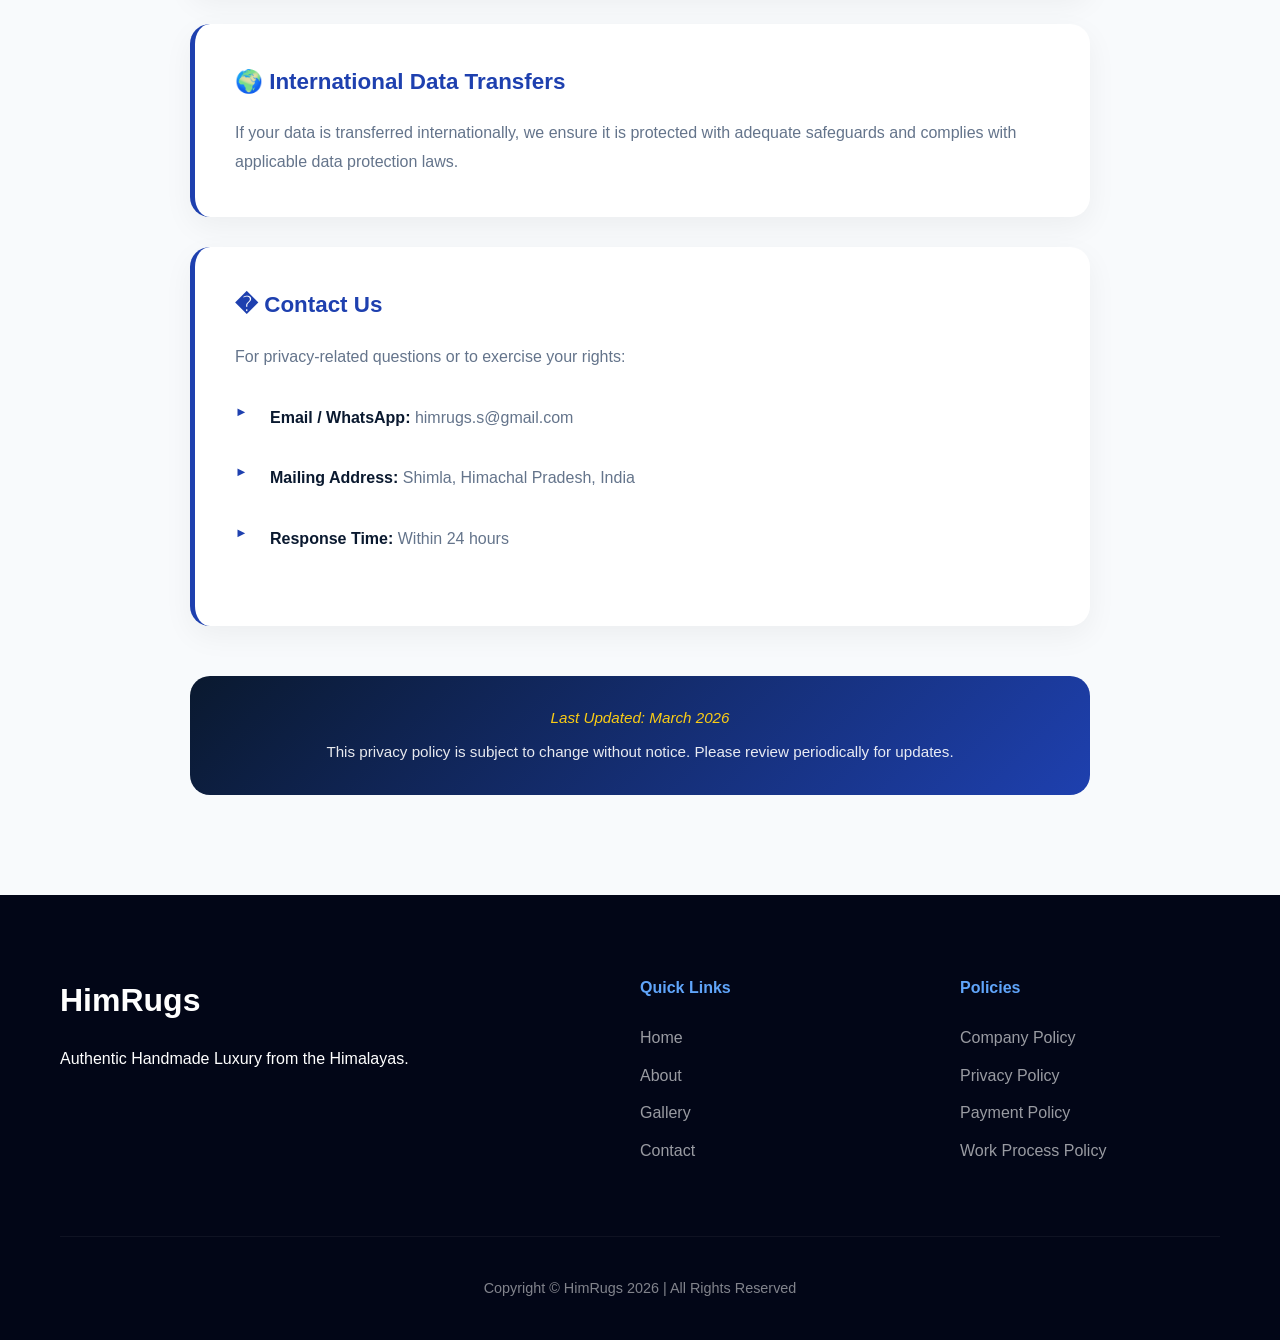
<file: Policies/PrivacyPolicy.html>
<!DOCTYPE html>
<html lang="en">
<head>
    <meta charset="UTF-8">
    <meta name="viewport" content="width=device-width, initial-scale=1.0">
    <title>Privacy Policy | HimRugs</title>
    <link rel="icon" type="image/png" href="../Images/logo.png">
    <link rel="stylesheet" href="../css/style.css">
</head>
<body>

    <!-- Top Moving Offer Bar -->
    <div class="offer-bar">
        <div class="offer-track">
            <span class="offer-text">🔥 65% OFF on First 3 Deals — Limited Time Offer</span>
            <div class="live-timer" id="daily-timer">
                <span class="timer-label">Ends In:</span>
                <span id="timer-display">00 : 00 : 00</span>
            </div>
        </div>
    </div>

    <!-- Header / Navbar -->
    <header class="glass-nav">
        <div class="container">
            <div class="logo">
                <img src="../Images/logo.png" alt="HimRugs Logo">
                <span>HimRugs</span>
            </div>
            <nav>
                <ul class="nav-links">
                    <li><a href="../index.html">Home</a></li>
                    <li><a href="../about.html">About</a></li>
                    <li><a href="../gallery.html">Gallery</a></li>
                    <li><a href="../contact.html">Contact</a></li>
                </ul>
                <div class="mobile-menu-btn">
                    <span></span>
                    <span></span>
                    <span></span>
                </div>
            </nav>
        </div>
    </header>

    <main>
        <!-- Policy Hero Section -->
        <section class="policy-hero">
            <div class="policy-hero-content">
                <h1>Privacy Policy</h1>
                <p>Your Trust and Data Protection Matter to Us</p>
            </div>
        </section>

        <!-- Policy Content -->
        <section class="policy-section">
            <div class="container">
                <div class="policy-content">
                    <div class="policy-intro">
                        <h2>Data Protection & Privacy</h2>
                        <p>At HimRugs, we are committed to protecting your personal information and respecting your privacy. This Privacy Policy explains how we collect, use, disclose, and safeguard your information when visiting our website and using our services.</p>
                    </div>

                    <div class="policy-box">
                        <h3>📱 Information We Collect</h3>
                        <p>We may collect the following types of information:</p>
                        <ul class="policy-list">
                            <li><strong>Personal Information:</strong> Name, email address, phone number, postal address</li>
                            <li><strong>Purchase Information:</strong> Order details, payment method, billing address</li>
                            <li><strong>Communication Data:</strong> Messages, inquiries, and feedback you send us</li>
                            <li><strong>Usage Data:</strong> Browser type, IP address, pages visited, time spent on site</li>
                            <li><strong>Device Information:</strong> Device type, operating system, device identifiers</li>
                            <li><strong>Cookies:</strong> Tracking information for website functionality and improvement</li>
                        </ul>
                    </div>

                    <div class="policy-box">
                        <h3>🎯 How We Use Your Information</h3>
                        <p>Your information is used for:</p>
                        <ul class="policy-list">
                            <li>Processing and fulfilling your orders</li>
                            <li>Sending order confirmations and updates</li>
                            <li>Responding to your inquiries and customer support</li>
                            <li>Improving our website, products, and services</li>
                            <li>Sending promotional offers (with your consent)</li>
                            <li>Fraud prevention and security measures</li>
                            <li>Complying with legal obligations</li>
                        </ul>
                    </div>

                    <div class="policy-box">
                        <h3>🔒 Data Security</h3>
                        <p>We implement the following security measures:</p>
                        <ul class="policy-list">
                            <li>SSL encryption for all transactions</li>
                            <li>Secure payment gateway integration</li>
                            <li>Regular security audits and updates</li>
                            <li>Limited access to personal information</li>
                            <li>Employee confidentiality agreements</li>
                            <li>Secure data storage and backup systems</li>
                            <li>Monitoring for unauthorized access attempts</li>
                        </ul>
                    </div>

                    <div class="policy-box">
                        <h3>👥 Third-Party Information Sharing</h3>
                        <p>We do NOT sell, trade, or rent your personal information. However, we may share information with:</p>
                        <ul class="policy-list">
                            <li><strong>Service Providers:</strong> Payment processors, shipping partners, email services</li>
                            <li><strong>Legal Requirements:</strong> Law enforcement when required by law</li>
                            <li><strong>Business Partners:</strong> Only with your explicit consent</li>
                            <li><strong>Analytics Services:</strong> To improve website performance (anonymized data)</li>
                        </ul>
                    </div>

                    <div class="policy-box">
                        <h3>🍪 Cookies & Tracking</h3>
                        <p>Our website uses cookies to:</p>
                        <ul class="policy-list">
                            <li>Remember your preferences and login information</li>
                            <li>Analyze website traffic and user behavior</li>
                            <li>Provide personalized content and recommendations</li>
                            <li>Enable social media features</li>
                        </ul>
                        <p><strong>You can control cookie settings in your browser preferences.</strong></p>
                    </div>

                    <div class="policy-box">
                        <h3>✉️ Email Communications</h3>
                        <p>If you opt-in to our mailing list, we will send you promotional emails about new products, updates, and special offers. You can unsubscribe at any time by clicking the "Unsubscribe" link in our emails.</p>
                    </div>

                    <div class="policy-box">
                        <h3>🔐 Your Privacy Rights</h3>
                        <p>You have the right to:</p>
                        <ul class="policy-list">
                            <li>Access your personal data</li>
                            <li>Correct inaccurate information</li>
                            <li>Request deletion of your data (Right to be Forgotten)</li>
                            <li>Opt-out of marketing communications</li>
                            <li>Withdraw consent at any time</li>
                            <li>Request a copy of your data</li>
                        </ul>
                    </div>

                    <div class="policy-box">
                        <h3>👶 Children's Privacy</h3>
                        <p>Our services are not directed to anyone under the age of 13. We do not knowingly collect personal information from children under 13. If we become aware of such collection, we will delete the information immediately.</p>
                    </div>

                    <div class="policy-box">
                        <h3>🌍 International Data Transfers</h3>
                        <p>If your data is transferred internationally, we ensure it is protected with adequate safeguards and complies with applicable data protection laws.</p>
                    </div>

                    <div class="policy-box">
                        <h3>� Contact Us</h3>
                        <p>For privacy-related questions or to exercise your rights:</p>
                        <ul class="policy-list">
                            <li><strong>Email / WhatsApp:</strong> himrugs.s@gmail.com</li>
                            <li><strong>Mailing Address:</strong> Shimla, Himachal Pradesh, India</li>
                            <li><strong>Response Time:</strong> Within 24 hours</li>
                        </ul>
                    </div>

                    <div class="policy-footer-box">
                        <p><em>Last Updated: March 2026</em></p>
                        <p>This privacy policy is subject to change without notice. Please review periodically for updates.</p>
                    </div>
                </div>
            </div>
        </section>
    </main>

    <!-- Footer -->
    <footer class="main-footer">
        <div class="container">
            <div class="footer-grid">
                <div class="footer-brand">
                    <h3>HimRugs</h3>
                    <p>Authentic Handmade Luxury from the Himalayas.</p>
                </div>
                <div class="footer-links">
                    <h4>Quick Links</h4>
                    <ul>
                        <li><a href="../index.html">Home</a></li>
                        <li><a href="../about.html">About</a></li>
                        <li><a href="../gallery.html">Gallery</a></li>
                        <li><a href="../contact.html">Contact</a></li>
                    </ul>
                </div>
                <div class="footer-policies">
                    <h4>Policies</h4>
                    <ul>
                        <li><a href="CompanyPolicy.html">Company Policy</a></li>
                        <li><a href="PrivacyPolicy.html">Privacy Policy</a></li>
                        <li><a href="PaymentPolicy.html">Payment Policy</a></li>
                        <li><a href="WorkProcessPolicy.html">Work Process Policy</a></li>
                    </ul>
                </div>
            </div>
            <div class="footer-bottom">
                <p>Copyright &copy; HimRugs 2026 | All Rights Reserved</p>
            </div>
        </div>
    </footer>

    <script src="../js/script.js"></script>
</body>
</html>
</file>
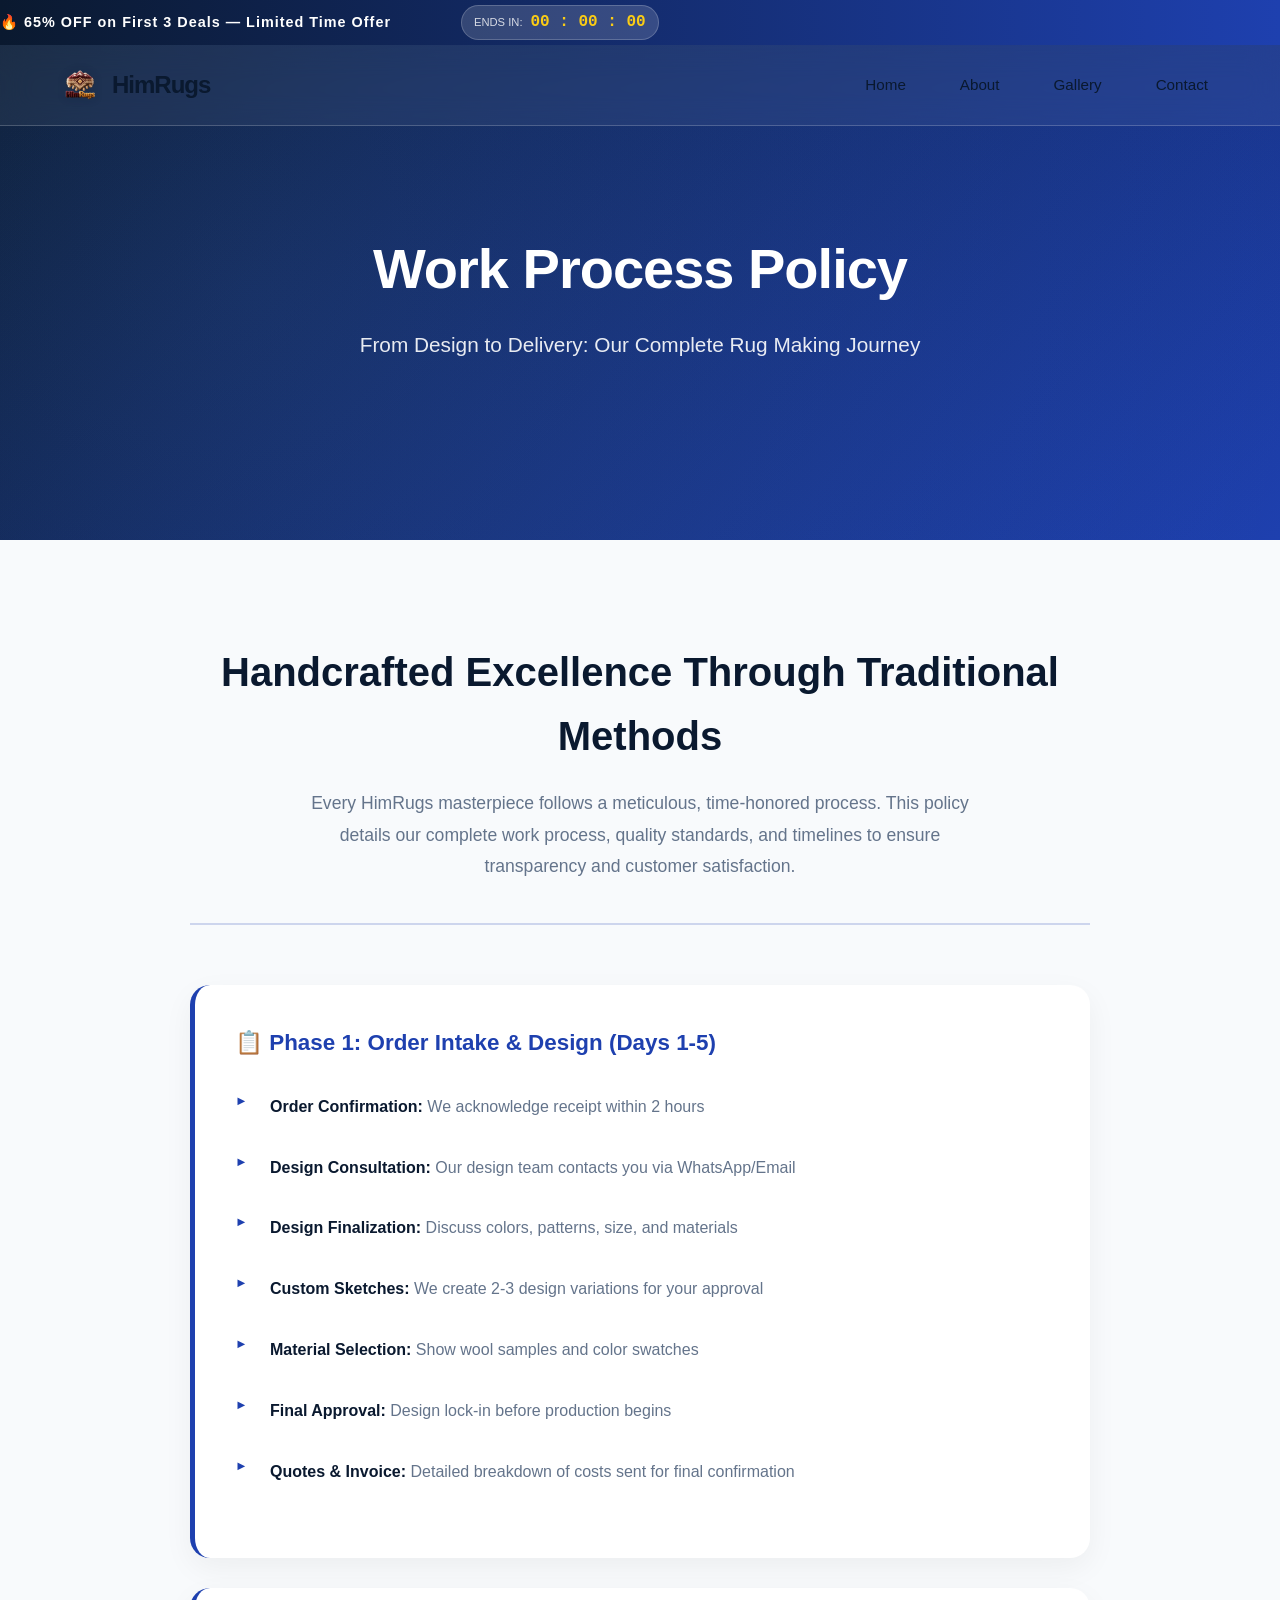
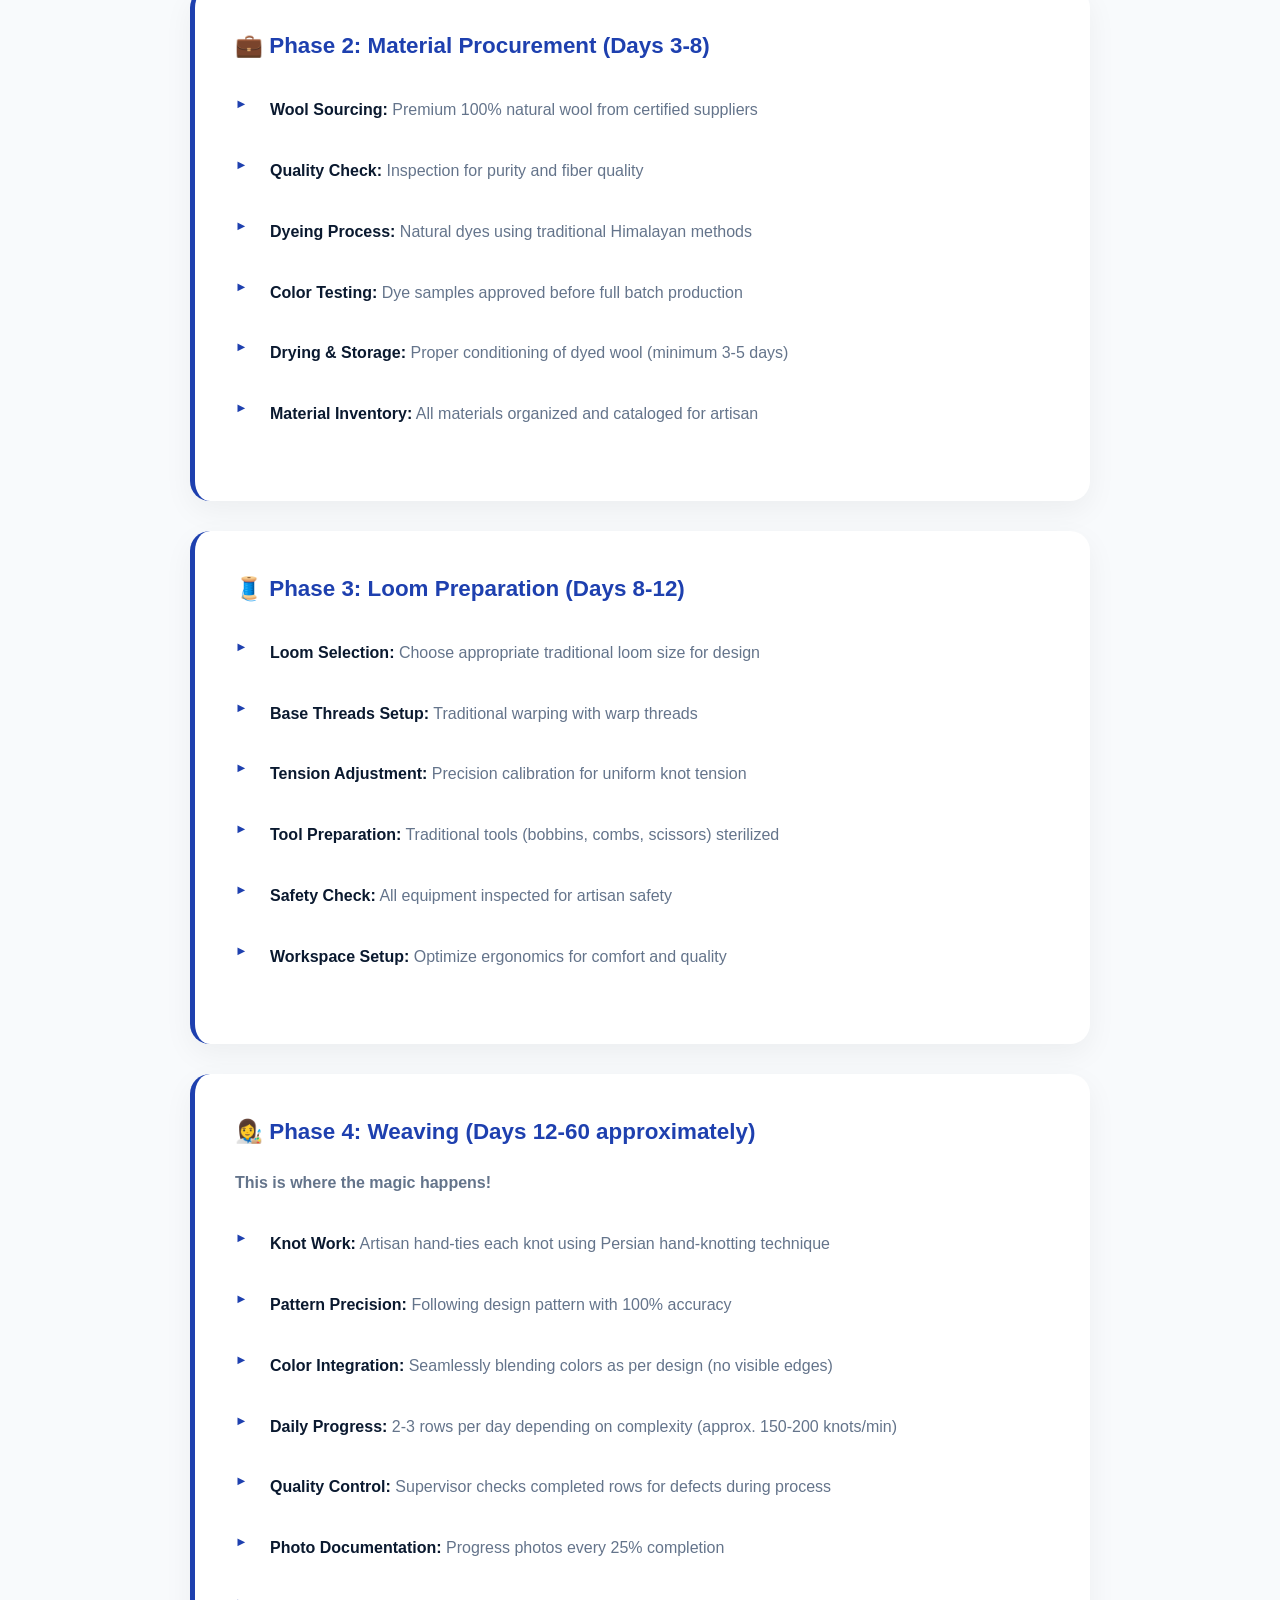
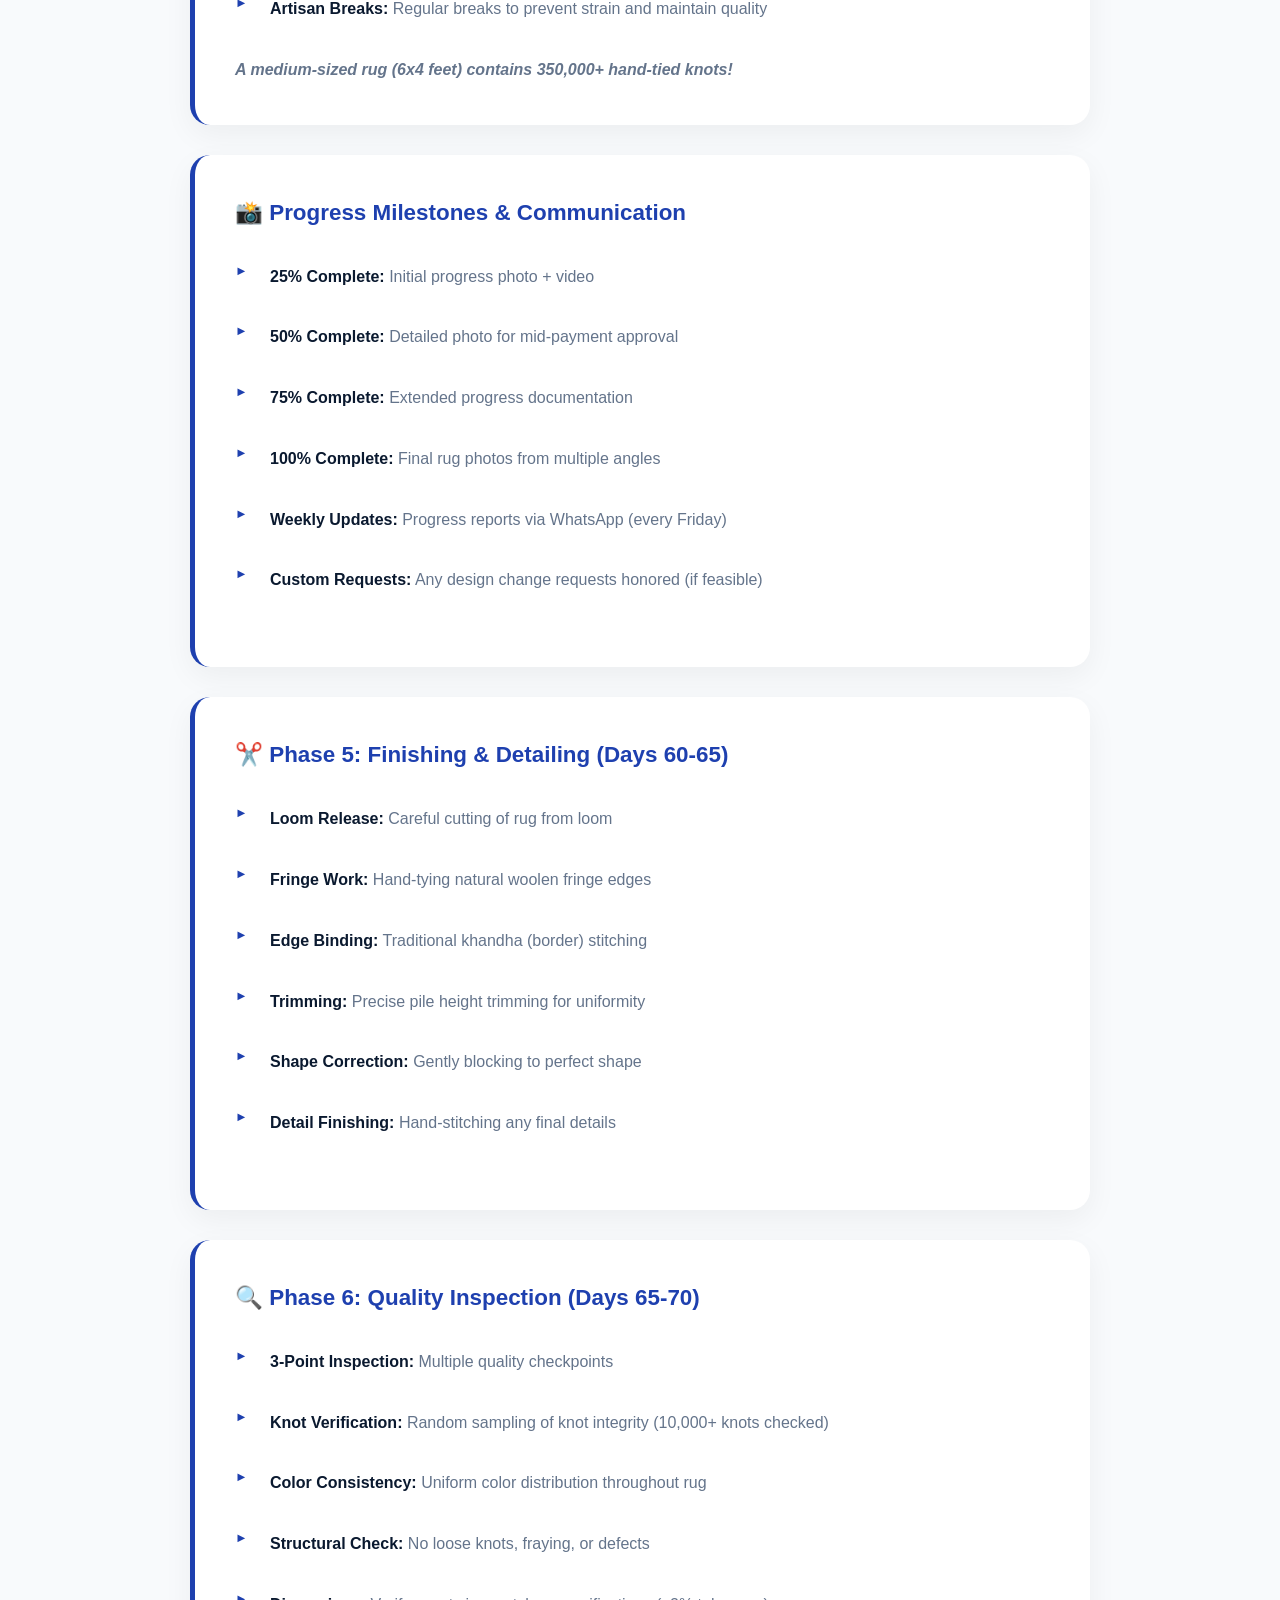
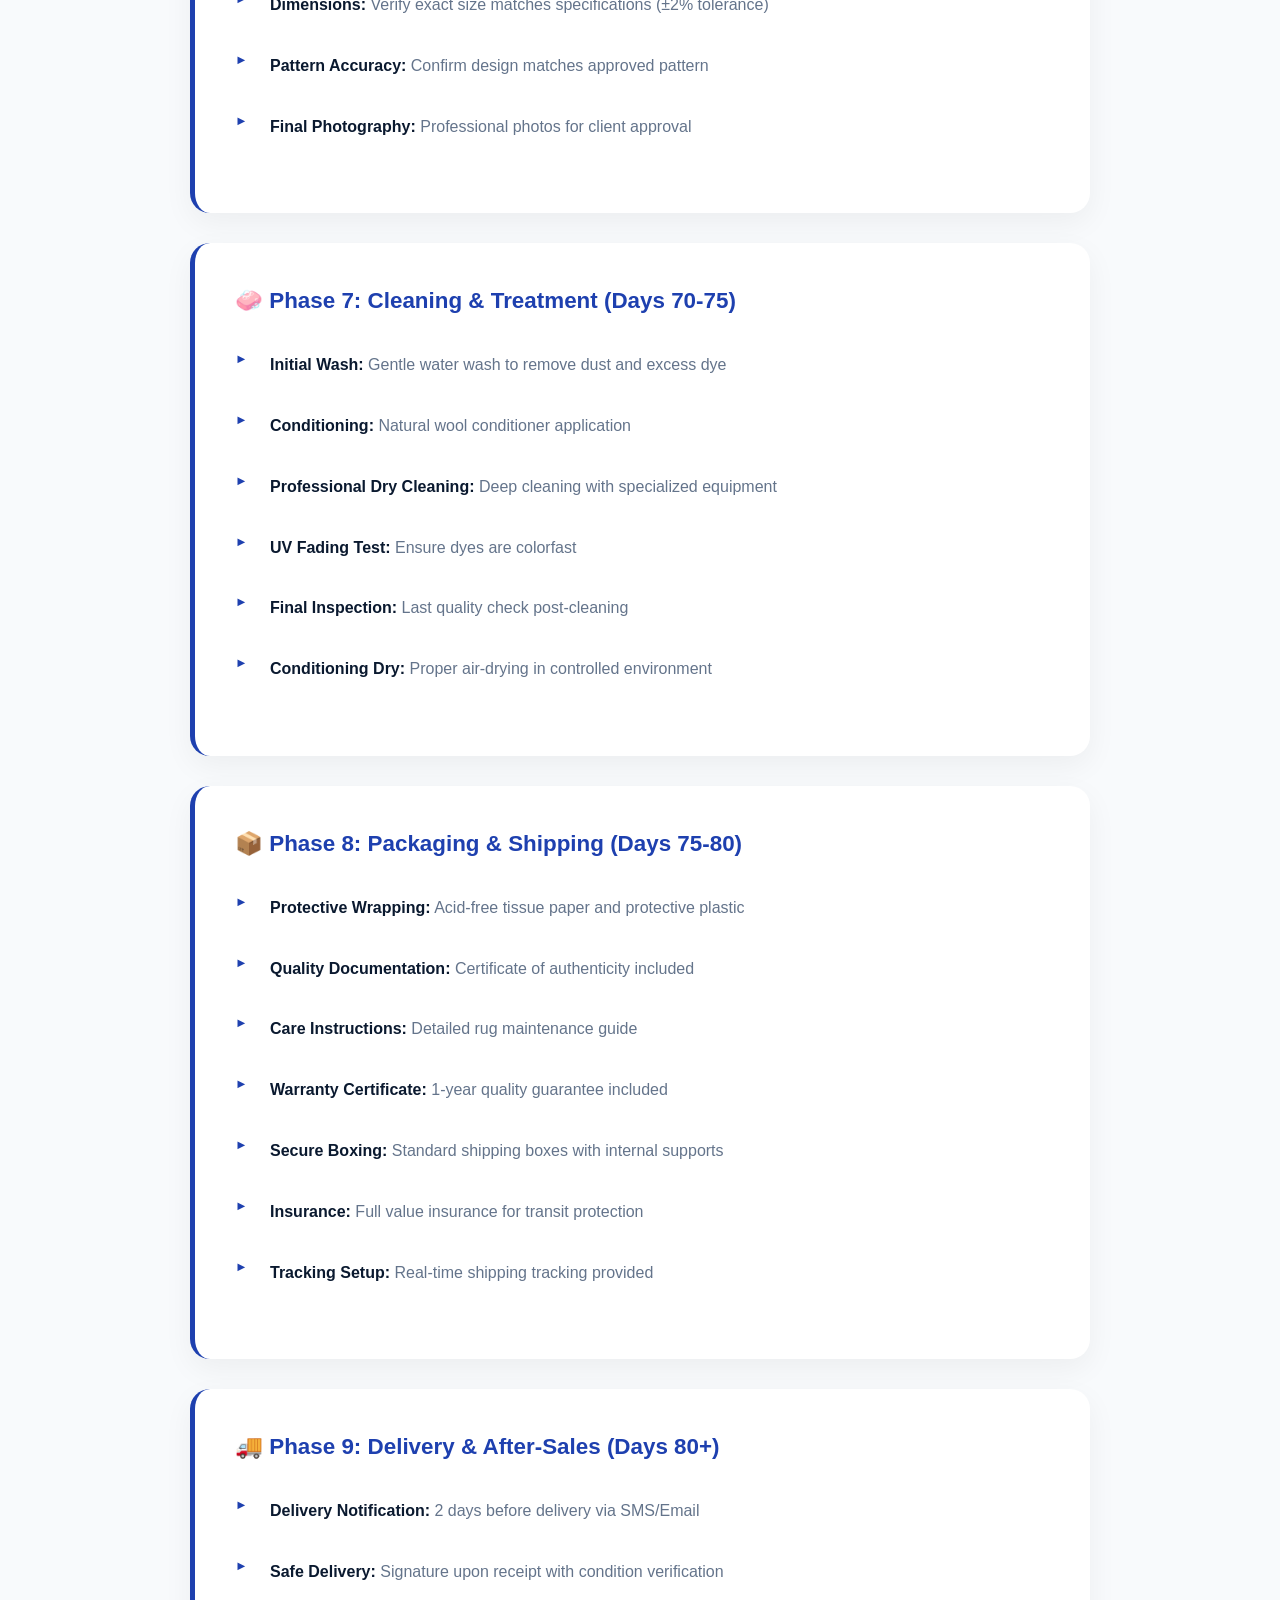
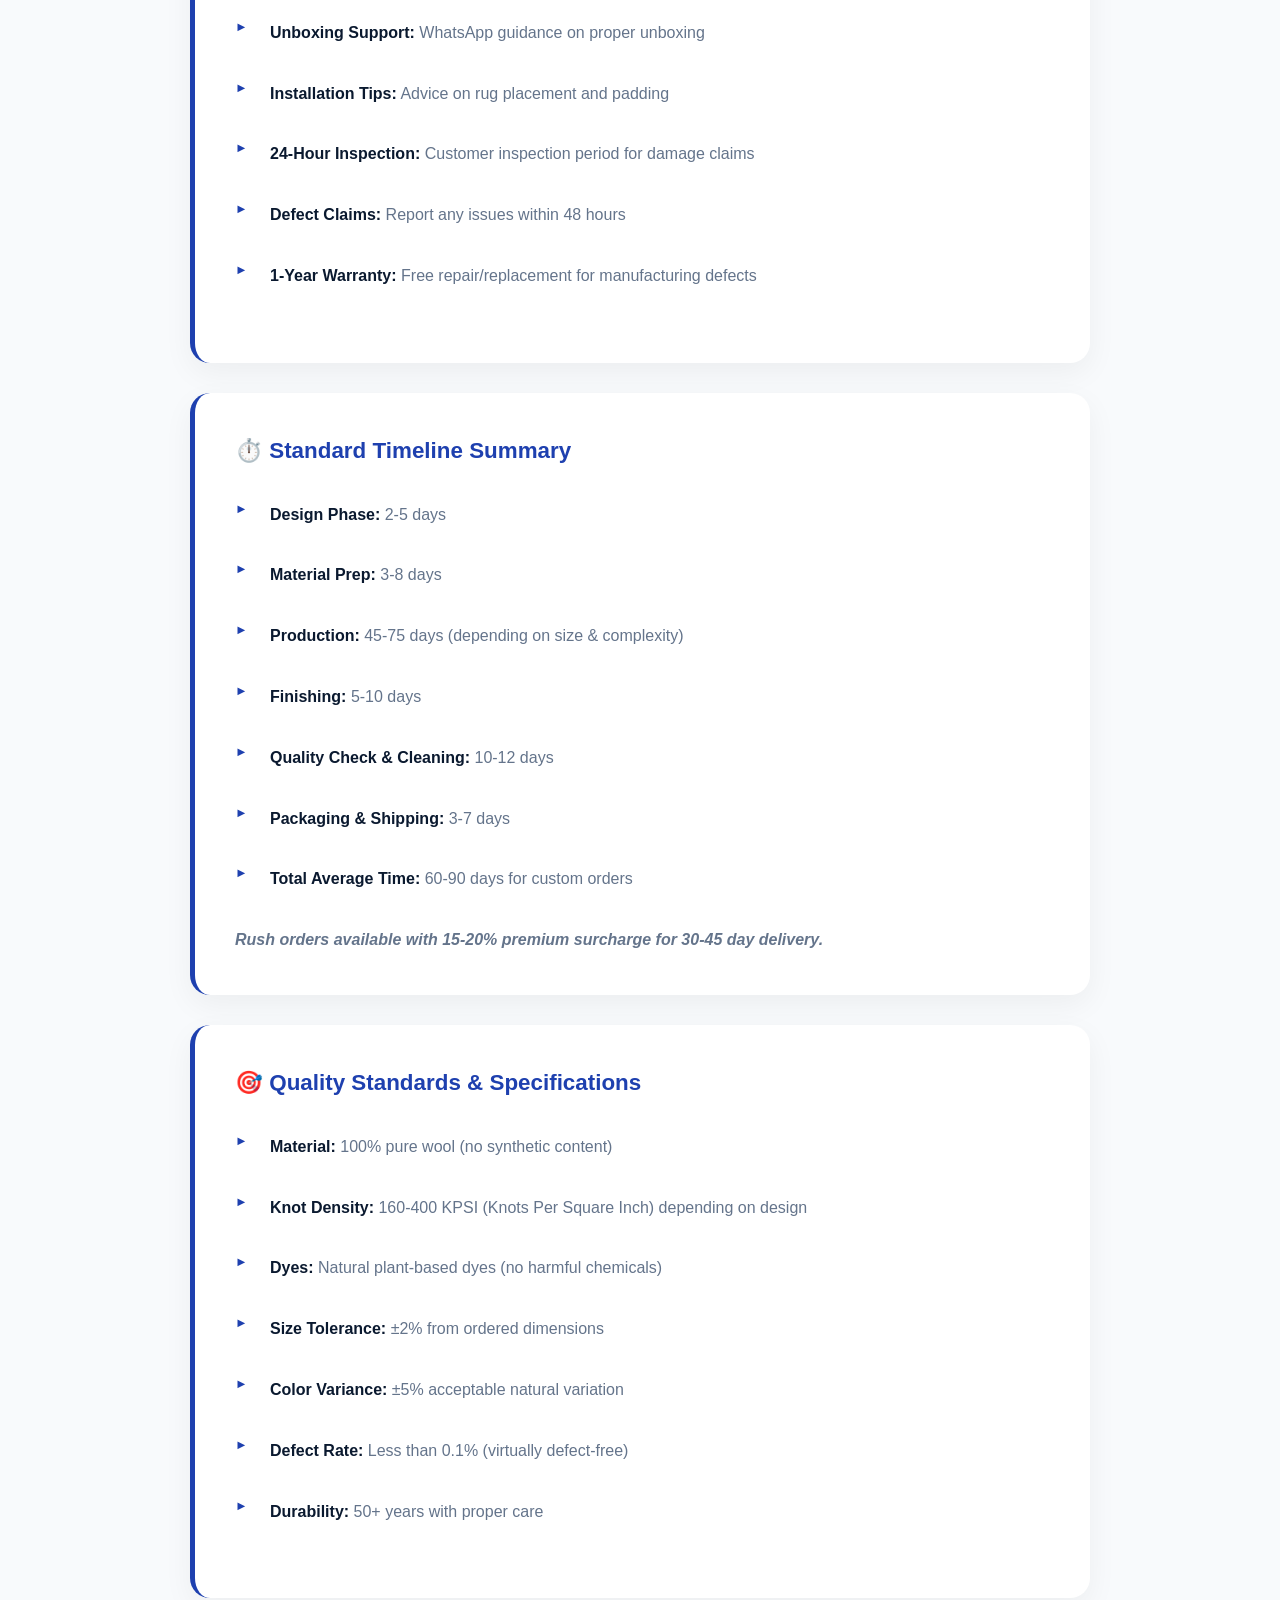
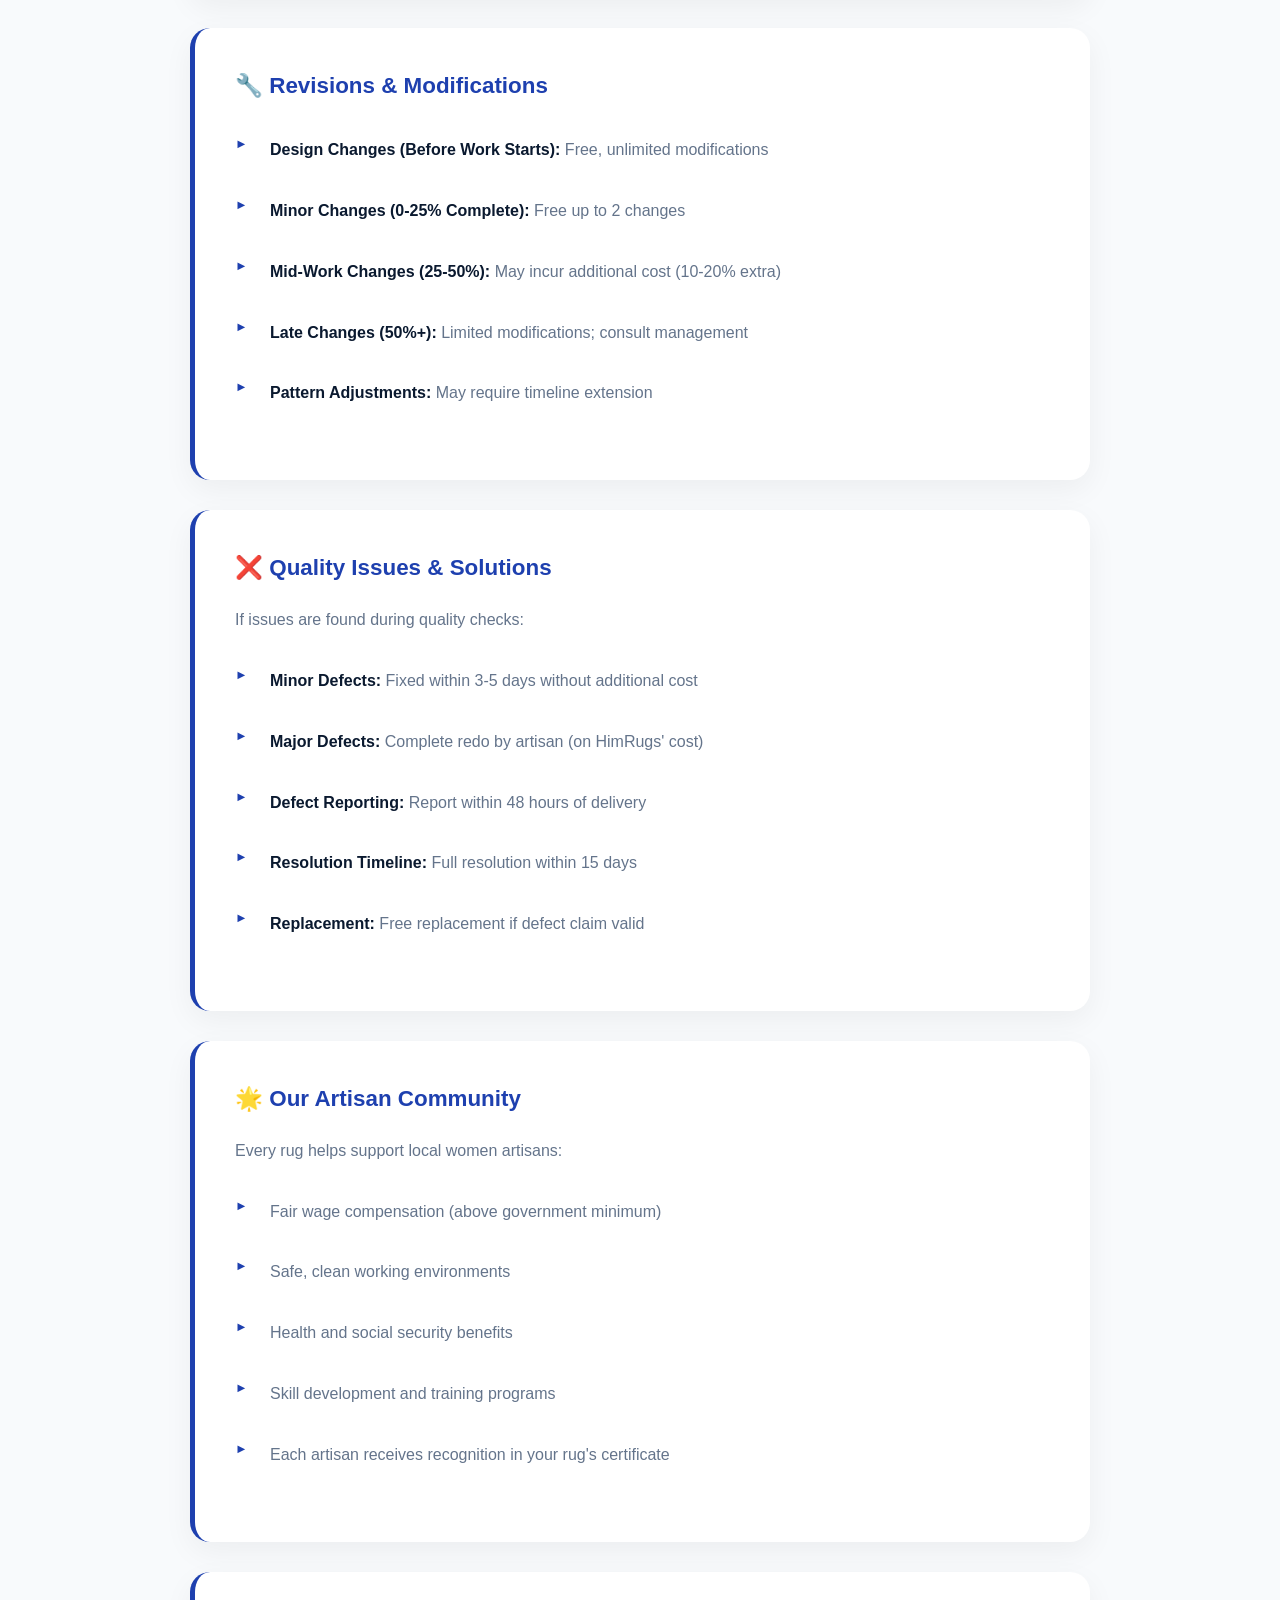
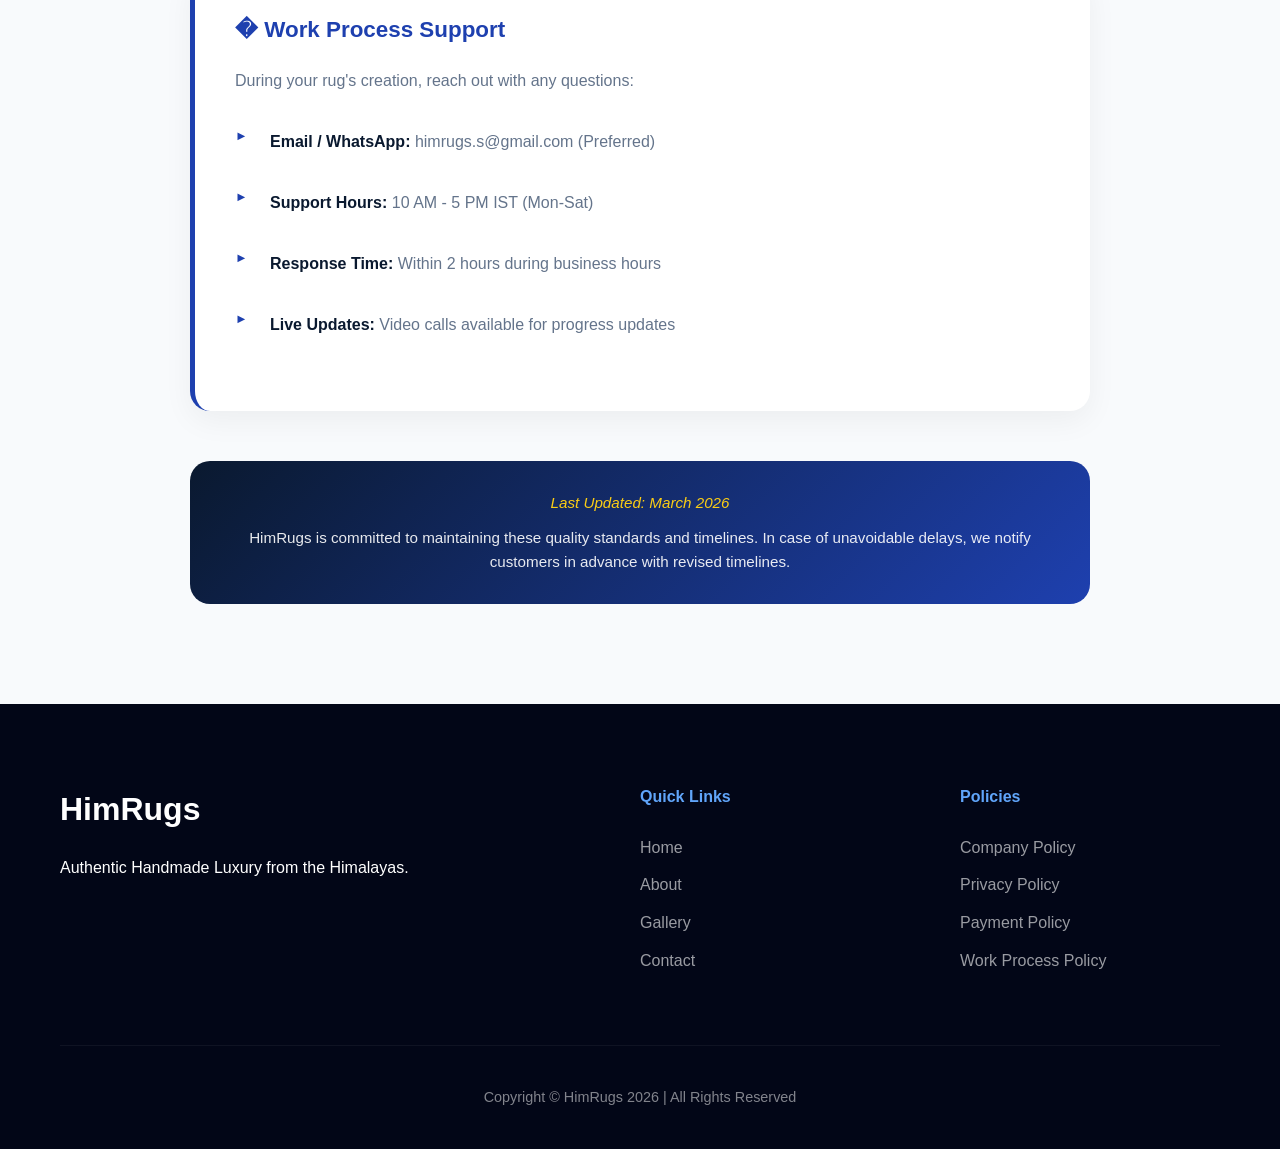
<file: Policies/WorkProcessPolicy.html>
<!DOCTYPE html>
<html lang="en">
<head>
    <meta charset="UTF-8">
    <meta name="viewport" content="width=device-width, initial-scale=1.0">
    <title>Work Process Policy | HimRugs</title>
    <link rel="icon" type="image/png" href="../Images/logo.png">
    <link rel="stylesheet" href="../css/style.css">
</head>
<body>

    <!-- Top Moving Offer Bar -->
    <div class="offer-bar">
        <div class="offer-track">
            <span class="offer-text">🔥 65% OFF on First 3 Deals — Limited Time Offer</span>
            <div class="live-timer" id="daily-timer">
                <span class="timer-label">Ends In:</span>
                <span id="timer-display">00 : 00 : 00</span>
            </div>
        </div>
    </div>

    <!-- Header / Navbar -->
    <header class="glass-nav">
        <div class="container">
            <div class="logo">
                <img src="../Images/logo.png" alt="HimRugs Logo">
                <span>HimRugs</span>
            </div>
            <nav>
                <ul class="nav-links">
                    <li><a href="../index.html">Home</a></li>
                    <li><a href="../about.html">About</a></li>
                    <li><a href="../gallery.html">Gallery</a></li>
                    <li><a href="../contact.html">Contact</a></li>
                </ul>
                <div class="mobile-menu-btn">
                    <span></span>
                    <span></span>
                    <span></span>
                </div>
            </nav>
        </div>
    </header>

    <main>
        <!-- Policy Hero Section -->
        <section class="policy-hero">
            <div class="policy-hero-content">
                <h1>Work Process Policy</h1>
                <p>From Design to Delivery: Our Complete Rug Making Journey</p>
            </div>
        </section>

        <!-- Policy Content -->
        <section class="policy-section">
            <div class="container">
                <div class="policy-content">
                    <div class="policy-intro">
                        <h2>Handcrafted Excellence Through Traditional Methods</h2>
                        <p>Every HimRugs masterpiece follows a meticulous, time-honored process. This policy details our complete work process, quality standards, and timelines to ensure transparency and customer satisfaction.</p>
                    </div>

                    <div class="policy-box">
                        <h3>📋 Phase 1: Order Intake & Design (Days 1-5)</h3>
                        <ul class="policy-list">
                            <li><strong>Order Confirmation:</strong> We acknowledge receipt within 2 hours</li>
                            <li><strong>Design Consultation:</strong> Our design team contacts you via WhatsApp/Email</li>
                            <li><strong>Design Finalization:</strong> Discuss colors, patterns, size, and materials</li>
                            <li><strong>Custom Sketches:</strong> We create 2-3 design variations for your approval</li>
                            <li><strong>Material Selection:</strong> Show wool samples and color swatches</li>
                            <li><strong>Final Approval:</strong> Design lock-in before production begins</li>
                            <li><strong>Quotes & Invoice:</strong> Detailed breakdown of costs sent for final confirmation</li>
                        </ul>
                    </div>

                    <div class="policy-box">
                        <h3>💼 Phase 2: Material Procurement (Days 3-8)</h3>
                        <ul class="policy-list">
                            <li><strong>Wool Sourcing:</strong> Premium 100% natural wool from certified suppliers</li>
                            <li><strong>Quality Check:</strong> Inspection for purity and fiber quality</li>
                            <li><strong>Dyeing Process:</strong> Natural dyes using traditional Himalayan methods</li>
                            <li><strong>Color Testing:</strong> Dye samples approved before full batch production</li>
                            <li><strong>Drying & Storage:</strong> Proper conditioning of dyed wool (minimum 3-5 days)</li>
                            <li><strong>Material Inventory:</strong> All materials organized and cataloged for artisan</li>
                        </ul>
                    </div>

                    <div class="policy-box">
                        <h3>🧵 Phase 3: Loom Preparation (Days 8-12)</h3>
                        <ul class="policy-list">
                            <li><strong>Loom Selection:</strong> Choose appropriate traditional loom size for design</li>
                            <li><strong>Base Threads Setup:</strong> Traditional warping with warp threads</li>
                            <li><strong>Tension Adjustment:</strong> Precision calibration for uniform knot tension</li>
                            <li><strong>Tool Preparation:</strong> Traditional tools (bobbins, combs, scissors) sterilized</li>
                            <li><strong>Safety Check:</strong> All equipment inspected for artisan safety</li>
                            <li><strong>Workspace Setup:</strong> Optimize ergonomics for comfort and quality</li>
                        </ul>
                    </div>

                    <div class="policy-box">
                        <h3>👩‍🎨 Phase 4: Weaving (Days 12-60 approximately)</h3>
                        <p><strong>This is where the magic happens!</strong></p>
                        <ul class="policy-list">
                            <li><strong>Knot Work:</strong> Artisan hand-ties each knot using Persian hand-knotting technique</li>
                            <li><strong>Pattern Precision:</strong> Following design pattern with 100% accuracy</li>
                            <li><strong>Color Integration:</strong> Seamlessly blending colors as per design (no visible edges)</li>
                            <li><strong>Daily Progress:</strong> 2-3 rows per day depending on complexity (approx. 150-200 knots/min)</li>
                            <li><strong>Quality Control:</strong> Supervisor checks completed rows for defects during process</li>
                            <li><strong>Photo Documentation:</strong> Progress photos every 25% completion</li>
                            <li><strong>Artisan Breaks:</strong> Regular breaks to prevent strain and maintain quality</li>
                        </ul>
                        <p><em><strong>A medium-sized rug (6x4 feet) contains 350,000+ hand-tied knots!</strong></em></p>
                    </div>

                    <div class="policy-box">
                        <h3>📸 Progress Milestones & Communication</h3>
                        <ul class="policy-list">
                            <li><strong>25% Complete:</strong> Initial progress photo + video</li>
                            <li><strong>50% Complete:</strong> Detailed photo for mid-payment approval</li>
                            <li><strong>75% Complete:</strong> Extended progress documentation</li>
                            <li><strong>100% Complete:</strong> Final rug photos from multiple angles</li>
                            <li><strong>Weekly Updates:</strong> Progress reports via WhatsApp (every Friday)</li>
                            <li><strong>Custom Requests:</strong> Any design change requests honored (if feasible)</li>
                        </ul>
                    </div>

                    <div class="policy-box">
                        <h3>✂️ Phase 5: Finishing & Detailing (Days 60-65)</h3>
                        <ul class="policy-list">
                            <li><strong>Loom Release:</strong> Careful cutting of rug from loom</li>
                            <li><strong>Fringe Work:</strong> Hand-tying natural woolen fringe edges</li>
                            <li><strong>Edge Binding:</strong> Traditional khandha (border) stitching</li>
                            <li><strong>Trimming:</strong> Precise pile height trimming for uniformity</li>
                            <li><strong>Shape Correction:</strong> Gently blocking to perfect shape</li>
                            <li><strong>Detail Finishing:</strong> Hand-stitching any final details</li>
                        </ul>
                    </div>

                    <div class="policy-box">
                        <h3>🔍 Phase 6: Quality Inspection (Days 65-70)</h3>
                        <ul class="policy-list">
                            <li><strong>3-Point Inspection:</strong> Multiple quality checkpoints</li>
                            <li><strong>Knot Verification:</strong> Random sampling of knot integrity (10,000+ knots checked)</li>
                            <li><strong>Color Consistency:</strong> Uniform color distribution throughout rug</li>
                            <li><strong>Structural Check:</strong> No loose knots, fraying, or defects</li>
                            <li><strong>Dimensions:</strong> Verify exact size matches specifications (±2% tolerance)</li>
                            <li><strong>Pattern Accuracy:</strong> Confirm design matches approved pattern</li>
                            <li><strong>Final Photography:</strong> Professional photos for client approval</li>
                        </ul>
                    </div>

                    <div class="policy-box">
                        <h3>🧼 Phase 7: Cleaning & Treatment (Days 70-75)</h3>
                        <ul class="policy-list">
                            <li><strong>Initial Wash:</strong> Gentle water wash to remove dust and excess dye</li>
                            <li><strong>Conditioning:</strong> Natural wool conditioner application</li>
                            <li><strong>Professional Dry Cleaning:</strong> Deep cleaning with specialized equipment</li>
                            <li><strong>UV Fading Test:</strong> Ensure dyes are colorfast</li>
                            <li><strong>Final Inspection:</strong> Last quality check post-cleaning</li>
                            <li><strong>Conditioning Dry:</strong> Proper air-drying in controlled environment</li>
                        </ul>
                    </div>

                    <div class="policy-box">
                        <h3>📦 Phase 8: Packaging & Shipping (Days 75-80)</h3>
                        <ul class="policy-list">
                            <li><strong>Protective Wrapping:</strong> Acid-free tissue paper and protective plastic</li>
                            <li><strong>Quality Documentation:</strong> Certificate of authenticity included</li>
                            <li><strong>Care Instructions:</strong> Detailed rug maintenance guide</li>
                            <li><strong>Warranty Certificate:</strong> 1-year quality guarantee included</li>
                            <li><strong>Secure Boxing:</strong> Standard shipping boxes with internal supports</li>
                            <li><strong>Insurance:</strong> Full value insurance for transit protection</li>
                            <li><strong>Tracking Setup:</strong> Real-time shipping tracking provided</li>
                        </ul>
                    </div>

                    <div class="policy-box">
                        <h3>🚚 Phase 9: Delivery & After-Sales (Days 80+)</h3>
                        <ul class="policy-list">
                            <li><strong>Delivery Notification:</strong> 2 days before delivery via SMS/Email</li>
                            <li><strong>Safe Delivery:</strong> Signature upon receipt with condition verification</li>
                            <li><strong>Unboxing Support:</strong> WhatsApp guidance on proper unboxing</li>
                            <li><strong>Installation Tips:</strong> Advice on rug placement and padding</li>
                            <li><strong>24-Hour Inspection:</strong> Customer inspection period for damage claims</li>
                            <li><strong>Defect Claims:</strong> Report any issues within 48 hours</li>
                            <li><strong>1-Year Warranty:</strong> Free repair/replacement for manufacturing defects</li>
                        </ul>
                    </div>

                    <div class="policy-box">
                        <h3>⏱️ Standard Timeline Summary</h3>
                        <ul class="policy-list">
                            <li><strong>Design Phase:</strong> 2-5 days</li>
                            <li><strong>Material Prep:</strong> 3-8 days</li>
                            <li><strong>Production:</strong> 45-75 days (depending on size & complexity)</li>
                            <li><strong>Finishing:</strong> 5-10 days</li>
                            <li><strong>Quality Check & Cleaning:</strong> 10-12 days</li>
                            <li><strong>Packaging & Shipping:</strong> 3-7 days</li>
                            <li><strong>Total Average Time:</strong> 60-90 days for custom orders</li>
                        </ul>
                        <p><em><strong>Rush orders available with 15-20% premium surcharge for 30-45 day delivery.</strong></em></p>
                    </div>

                    <div class="policy-box">
                        <h3>🎯 Quality Standards & Specifications</h3>
                        <ul class="policy-list">
                            <li><strong>Material:</strong> 100% pure wool (no synthetic content)</li>
                            <li><strong>Knot Density:</strong> 160-400 KPSI (Knots Per Square Inch) depending on design</li>
                            <li><strong>Dyes:</strong> Natural plant-based dyes (no harmful chemicals)</li>
                            <li><strong>Size Tolerance:</strong> ±2% from ordered dimensions</li>
                            <li><strong>Color Variance:</strong> ±5% acceptable natural variation</li>
                            <li><strong>Defect Rate:</strong> Less than 0.1% (virtually defect-free)</li>
                            <li><strong>Durability:</strong> 50+ years with proper care</li>
                        </ul>
                    </div>

                    <div class="policy-box">
                        <h3>🔧 Revisions & Modifications</h3>
                        <ul class="policy-list">
                            <li><strong>Design Changes (Before Work Starts):</strong> Free, unlimited modifications</li>
                            <li><strong>Minor Changes (0-25% Complete):</strong> Free up to 2 changes</li>
                            <li><strong>Mid-Work Changes (25-50%):</strong> May incur additional cost (10-20% extra)</li>
                            <li><strong>Late Changes (50%+):</strong> Limited modifications; consult management</li>
                            <li><strong>Pattern Adjustments:</strong> May require timeline extension</li>
                        </ul>
                    </div>

                    <div class="policy-box">
                        <h3>❌ Quality Issues & Solutions</h3>
                        <p>If issues are found during quality checks:</p>
                        <ul class="policy-list">
                            <li><strong>Minor Defects:</strong> Fixed within 3-5 days without additional cost</li>
                            <li><strong>Major Defects:</strong> Complete redo by artisan (on HimRugs' cost)</li>
                            <li><strong>Defect Reporting:</strong> Report within 48 hours of delivery</li>
                            <li><strong>Resolution Timeline:</strong> Full resolution within 15 days</li>
                            <li><strong>Replacement:</strong> Free replacement if defect claim valid</li>
                        </ul>
                    </div>

                    <div class="policy-box">
                        <h3>🌟 Our Artisan Community</h3>
                        <p>Every rug helps support local women artisans:</p>
                        <ul class="policy-list">
                            <li>Fair wage compensation (above government minimum)</li>
                            <li>Safe, clean working environments</li>
                            <li>Health and social security benefits</li>
                            <li>Skill development and training programs</li>
                            <li>Each artisan receives recognition in your rug's certificate</li>
                        </ul>
                    </div>

                    <div class="policy-box">
                        <h3>� Work Process Support</h3>
                        <p>During your rug's creation, reach out with any questions:</p>
                        <ul class="policy-list">
                            <li><strong>Email / WhatsApp:</strong> himrugs.s@gmail.com (Preferred)</li>
                            <li><strong>Support Hours:</strong> 10 AM - 5 PM IST (Mon-Sat)</li>
                            <li><strong>Response Time:</strong> Within 2 hours during business hours</li>
                            <li><strong>Live Updates:</strong> Video calls available for progress updates</li>
                        </ul>
                    </div>

                    <div class="policy-footer-box">
                        <p><em>Last Updated: March 2026</em></p>
                        <p>HimRugs is committed to maintaining these quality standards and timelines. In case of unavoidable delays, we notify customers in advance with revised timelines.</p>
                    </div>
                </div>
            </div>
        </section>
    </main>

    <!-- Footer -->
    <footer class="main-footer">
        <div class="container">
            <div class="footer-grid">
                <div class="footer-brand">
                    <h3>HimRugs</h3>
                    <p>Authentic Handmade Luxury from the Himalayas.</p>
                </div>
                <div class="footer-links">
                    <h4>Quick Links</h4>
                    <ul>
                        <li><a href="../index.html">Home</a></li>
                        <li><a href="../about.html">About</a></li>
                        <li><a href="../gallery.html">Gallery</a></li>
                        <li><a href="../contact.html">Contact</a></li>
                    </ul>
                </div>
                <div class="footer-policies">
                    <h4>Policies</h4>
                    <ul>
                        <li><a href="CompanyPolicy.html">Company Policy</a></li>
                        <li><a href="PrivacyPolicy.html">Privacy Policy</a></li>
                        <li><a href="PaymentPolicy.html">Payment Policy</a></li>
                        <li><a href="WorkProcessPolicy.html">Work Process Policy</a></li>
                    </ul>
                </div>
            </div>
            <div class="footer-bottom">
                <p>Copyright &copy; HimRugs 2026 | All Rights Reserved</p>
            </div>
        </div>
    </footer>

    <script src="../js/script.js"></script>
</body>
</html>
</file>
<file: css/style.css>
/* 
    HimRugs - Premium 2026 Modern Design
    Theme: Luxury, Professional, Aesthetic
    Colors: Premium Blue, White, Soft Blue Gradients
*/

@import url('https://fonts.googleapis.com/css2?family=Georgia:wght@400;700&family=Noto+Serif:wght@400;700&family=Noto+Sans+Devanagari:wght@300;400;700&display=swap');

:root {
    --primary-blue: #0a192f;
    --accent-blue: #1e40af;
    --light-blue: #60a5fa;
    --white: #ffffff;
    --off-white: #f8fafc;
    --glass: rgba(255, 255, 255, 0.1);
    --glass-border: rgba(255, 255, 255, 0.2);
    --text-main: #1e293b;
    --text-muted: #64748b;
    --gold: #facc15; /* From Logo Yellow */
    --brown: #78350f; /* From Logo Brown */
    --transition: all 0.4s cubic-bezier(0.4, 0, 0.2, 1);
}

* {
    margin: 0;
    padding: 0;
    box-sizing: border-box;
    font-family: 'Inter', -apple-system, BlinkMacSystemFont, 'Segoe UI', Roboto, sans-serif;
}

body {
    background-color: var(--off-white);
    color: var(--text-main);
    line-height: 1.6;
    overflow-x: hidden;
    scroll-behavior: smooth;
}

.container {
    max-width: 1200px;
    margin: 0 auto;
    padding: 0 20px;
}

/* Welcome Screen */
.welcome-overlay {
    position: fixed;
    top: 0;
    left: 0;
    width: 100%;
    height: 100%;
    background: linear-gradient(135deg, var(--primary-blue) 0%, #0f2847 50%, var(--primary-blue) 100%);
    display: flex;
    justify-content: center;
    align-items: center;
    z-index: 9999;
    transition: opacity 0.8s ease;
    animation: backgroundShift 8s ease-in-out infinite;
}

@keyframes backgroundShift {
    0%, 100% {
        background: linear-gradient(135deg, var(--primary-blue) 0%, #0f2847 50%, var(--primary-blue) 100%);
    }
    50% {
        background: linear-gradient(135deg, #0f2847 0%, var(--primary-blue) 50%, #0f2847 100%);
    }
}

.welcome-content {
    text-align: center;
    padding: 40px;
}

.welcome-content h1 {
    color: var(--white);
    font-size: 4.5rem;
    font-weight: 400;
    letter-spacing: 12px;
    text-transform: uppercase;
    animation: pulse 2.5s ease-in-out infinite;
    font-family: 'Georgia', 'Garamond', serif;
    text-shadow: 0 8px 32px rgba(0, 0, 0, 0.5);
    word-spacing: 100vw;
    line-height: 1.6;
}

@keyframes pulse {
    0%, 100% { 
        opacity: 0.7; 
        transform: scale(0.98);
        filter: blur(0.5px);
    }
    50% { 
        opacity: 1; 
        transform: scale(1);
        filter: blur(0px);
    }
}

/* Mobile Responsive Welcome Screen */
@media (max-width: 1024px) {
    .welcome-content h1 {
        font-size: 3.5rem;
        letter-spacing: 10px;
    }
}

@media (max-width: 768px) {
    .welcome-content h1 {
        font-size: 2.8rem;
        letter-spacing: 8px;
        word-spacing: 50vw;
    }
}

@media (max-width: 480px) {
    .welcome-content h1 {
        font-size: 2rem;
        letter-spacing: 6px;
        word-spacing: 30vw;
        padding: 20px;
    }
}

@keyframes pulse {
    0%, 100% { opacity: 0.5; transform: scale(0.95); }
    50% { opacity: 1; transform: scale(1); }
}

/* Offer Bar */
.offer-bar {
    background: linear-gradient(90deg, var(--primary-blue), var(--accent-blue));
    color: var(--white);
    padding: 10px 0;
    overflow: hidden;
    position: fixed;
    top: 0;
    width: 100%;
    z-index: 1001;
    height: 45px;
    display: flex;
    align-items: center;
}

.offer-track {
    display: flex;
    white-space: nowrap;
    animation: slideLeft 20s linear infinite;
    align-items: center;
}

.offer-text {
    font-size: 0.9rem;
    font-weight: 600;
    margin-right: 50px;
    letter-spacing: 1px;
}

.live-timer {
    display: inline-flex;
    align-items: center;
    background: rgba(255, 255, 255, 0.15);
    padding: 4px 12px;
    border-radius: 20px;
    border: 1px solid var(--glass-border);
    margin-left: 20px;
}

.timer-label {
    font-size: 0.7rem;
    text-transform: uppercase;
    margin-right: 8px;
    opacity: 0.8;
}

#timer-display {
    font-family: 'Courier New', Courier, monospace;
    font-weight: bold;
    color: var(--gold);
}

@keyframes slideLeft {
    0% { transform: translateX(100%); }
    100% { transform: translateX(-100%); }
}

/* Navbar */
.glass-nav {
    position: fixed;
    top: 45px;
    width: 100%;
    z-index: 1000;
    padding: 20px 0;
    background: rgba(255, 255, 255, 0.05);
    backdrop-filter: blur(15px);
    border-bottom: 1px solid var(--glass-border);
    transition: all 0.3s cubic-bezier(0.4, 0, 0.2, 1);
    box-shadow: none;
}

.glass-nav .container {
    display: flex;
    justify-content: space-between;
    align-items: center;
}

.logo {
    display: flex;
    align-items: center;
    gap: 12px;
}

.logo img {
    height: 40px;
    filter: drop-shadow(0 0 5px rgba(0,0,0,0.1));
}

.logo span {
    font-size: 1.5rem;
    font-weight: 800;
    color: var(--primary-blue);
    letter-spacing: -1px;
}

.nav-links {
    display: flex;
    list-style: none;
    gap: 30px;
}

.nav-links a {
    text-decoration: none;
    color: var(--primary-blue);
    font-weight: 500;
    font-size: 0.95rem;
    transition: all 0.3s cubic-bezier(0.4, 0, 0.2, 1);
    position: relative;
    padding: 8px 12px;
    border-radius: 4px;
}

.nav-links a::after {
    content: '';
    position: absolute;
    bottom: -5px;
    left: 50%;
    width: 0;
    height: 2px;
    background: var(--accent-blue);
    transition: all 0.3s cubic-bezier(0.4, 0, 0.2, 1);
    transform: translateX(-50%);
}

.nav-links a:hover {
    background: rgba(30, 64, 175, 0.1);
    color: var(--accent-blue);
}

.nav-links a:hover::after, .nav-links a.active::after {
    width: 80%;
    left: 50%;
}

/* Mobile Menu Button */
.mobile-menu-btn {
    display: none;
    flex-direction: column;
    gap: 6px;
    cursor: pointer;
    z-index: 10;
    padding: 10px;
    border-radius: 8px;
    transition: all 0.3s cubic-bezier(0.4, 0, 0.2, 1);
    background: rgba(30, 64, 175, 0);
}

.mobile-menu-btn:active {
    background: rgba(30, 64, 175, 0.15);
}

.mobile-menu-btn span {
    width: 28px;
    height: 3px;
    background: var(--primary-blue);
    border-radius: 2px;
    transition: all 0.3s cubic-bezier(0.4, 0, 0.2, 1);
    display: block;
    transform-origin: center;
}

.mobile-menu-btn.active span:nth-child(1) {
    transform: rotate(45deg) translate(10px, 10px);
    background: var(--accent-blue);
}

.mobile-menu-btn.active span:nth-child(2) {
    opacity: 0;
    transform: translateX(-15px);
}

.mobile-menu-btn.active span:nth-child(3) {
    transform: rotate(-45deg) translate(8px, -8px);
    background: var(--accent-blue);
}

/* Hero Section */
.hero {
    height: 100vh;
    position: relative;
    display: flex;
    justify-content: center;
    align-items: center;
    text-align: center;
    color: var(--white);
    overflow: hidden;
    margin-top: 45px;
}

.video-bg {
    position: absolute;
    top: 0;
    left: 0;
    width: 100%;
    height: 100%;
    z-index: -1;
    overflow: hidden;
}

.video-bg video {
    width: 100%;
    height: 100%;
    object-fit: cover;
    display: block;
    min-width: 100%;
    min-height: 100%;
}

.hero-overlay {
    position: absolute;
    top: 0;
    left: 0;
    width: 100%;
    height: 100%;
    background: linear-gradient(to bottom, rgba(10, 25, 47, 0.7), rgba(10, 25, 47, 0.3));
    z-index: 0;
}

.hero-content {
    position: relative;
    z-index: 1;
}

.hero h1 {
    font-size: 5rem;
    font-weight: 900;
    margin-bottom: 20px;
    letter-spacing: -2px;
    line-height: 1;
}

.hero p {
    font-size: 1.5rem;
    font-weight: 300;
    opacity: 0.9;
}

/* Scroll Indicator */
.scroll-indicator {
    position: absolute;
    bottom: 40px;
    display: flex;
    flex-direction: column;
    align-items: center;
    gap: 15px;
    animation: bounceIn 1s ease-out 2s both;
}

.scroll-indicator span {
    font-size: 0.95rem;
    font-weight: 500;
    letter-spacing: 2px;
    text-transform: uppercase;
    color: var(--white);
    opacity: 0.9;
    text-shadow: 0 2px 10px rgba(0, 0, 0, 0.3);
}

.mouse {
    width: 28px;
    height: 50px;
    border: 2.5px solid var(--white);
    border-radius: 14px;
    position: relative;
    box-shadow: 0 0 15px rgba(255, 255, 255, 0.3);
}

.mouse::before {
    content: '';
    position: absolute;
    top: 12px;
    left: 50%;
    transform: translateX(-50%);
    width: 5px;
    height: 9px;
    background: var(--white);
    border-radius: 2px;
    animation: scrollAnim 2s infinite;
}

@keyframes scrollAnim {
    0% { transform: translate(-50%, 0); opacity: 1; }
    100% { transform: translate(-50%, 22px); opacity: 0; }
}

@keyframes bounceIn {
    from {
        opacity: 0;
        transform: translateY(20px);
    }
    to {
        opacity: 1;
        transform: translateY(0);
    }
}

/* Info Section */
.info-section {
    padding: 120px 0;
    background: var(--white);
}

.premium-title {
    font-size: 3rem;
    font-weight: 800;
    color: var(--primary-blue);
    margin-bottom: 15px;
}

.subtitle {
    color: var(--text-muted);
    font-size: 1.1rem;
    margin-bottom: 60px;
}

.info-grid {
    display: grid;
    grid-template-columns: repeat(auto-fit, minmax(250px, 1fr));
    gap: 40px;
}

.info-card {
    padding: 40px;
    background: var(--off-white);
    border-radius: 24px;
    transition: var(--transition);
    border: 1px solid transparent;
}

.info-card:hover {
    transform: translateY(-10px);
    background: var(--white);
    box-shadow: 0 20px 40px rgba(0,0,0,0.05);
    border-color: var(--light-blue);
}

.info-card h3 {
    margin-bottom: 15px;
    color: var(--accent-blue);
}

/* Media Showcase */
.media-showcase {
    padding: 100px 0;
    background: var(--primary-blue);
    color: var(--white);
}

.media-grid {
    display: grid;
    grid-template-columns: repeat(auto-fill, minmax(300px, 1fr));
    gap: 20px;
    margin-top: 50px;
}

.media-item {
    position: relative;
    border-radius: 20px;
    overflow: hidden;
    aspect-ratio: 1;
    cursor: pointer;
}

.media-item img, .media-item video {
    width: 100%;
    height: 100%;
    object-fit: cover;
    transition: var(--transition);
}

.media-overlay {
    position: absolute;
    top: 0;
    left: 0;
    width: 100%;
    height: 100%;
    background: rgba(10, 25, 47, 0.6);
    display: flex;
    justify-content: center;
    align-items: center;
    opacity: 0;
    transition: var(--transition);
}

.media-overlay span {
    font-weight: 700;
    text-transform: uppercase;
    letter-spacing: 2px;
    border: 1px solid var(--white);
    padding: 10px 20px;
}

.media-item:hover img, .media-item:hover video {
    transform: scale(1.1);
}

.media-item:hover .media-overlay {
    opacity: 1;
}

/* Custom Request Section */
.custom-request {
    padding: 120px 0;
    background: linear-gradient(135deg, var(--off-white), #e0f2fe);
}

.custom-flex {
    display: flex;
    gap: 80px;
    align-items: center;
}

.custom-text {
    flex: 1;
}

.process-list {
    list-style: none;
    margin-top: 30px;
}

.process-list li {
    margin-bottom: 15px;
    padding-left: 30px;
    position: relative;
}

.process-list li::before {
    content: '✓';
    position: absolute;
    left: 0;
    color: var(--accent-blue);
    font-weight: bold;
}

.custom-form-container {
    flex: 1;
    background: var(--white);
    padding: 50px;
    border-radius: 30px;
    box-shadow: 0 30px 60px rgba(0,0,0,0.1);
}

.premium-form h3 {
    margin-bottom: 30px;
    font-size: 1.8rem;
}

.form-group {
    margin-bottom: 20px;
}

.form-group input, .form-group textarea {
    width: 100%;
    padding: 15px 20px;
    border: 1px solid #e2e8f0;
    border-radius: 12px;
    background: #f8fafc;
    font-size: 1rem;
    transition: var(--transition);
    font-family: inherit;
}

.form-group textarea {
    resize: vertical;
    min-height: 120px;
    font-family: inherit;
}

.form-group input:focus, .form-group textarea:focus {
    outline: none;
    border-color: var(--accent-blue);
    background: var(--white);
    box-shadow: 0 0 0 3px rgba(96, 165, 250, 0.1);
}

.submit-btn {
    width: 100%;
    padding: 18px;
    background: var(--primary-blue);
    color: var(--white);
    border: none;
    border-radius: 12px;
    font-weight: 700;
    font-size: 1.1rem;
    cursor: pointer;
    transition: var(--transition);
    font-family: inherit;
}

.submit-btn:hover {
    background: var(--accent-blue);
    transform: translateY(-3px);
    box-shadow: 0 10px 20px rgba(30, 64, 175, 0.3);
}

.submit-btn:active {
    transform: translateY(-1px);
}

/* Founder Section */
.founder-section {
    padding: 100px 0;
}

.founder-card {
    display: flex;
    background: var(--primary-blue);
    color: var(--white);
    border-radius: 40px;
    overflow: hidden;
    align-items: center;
}

.founder-img {
    flex: 1;
    height: 500px;
}

.founder-img img {
    width: 100%;
    height: 100%;
    object-fit: cover;
}

.founder-info {
    flex: 1.2;
    padding: 80px;
}

.tag {
    background: var(--gold);
    color: var(--brown);
    padding: 5px 15px;
    border-radius: 20px;
    font-size: 0.8rem;
    font-weight: 700;
    text-transform: uppercase;
}

.founder-info h2 {
    font-size: 3rem;
    margin: 20px 0 10px;
}

.location {
    color: var(--light-blue);
    font-weight: 600;
    margin-bottom: 30px;
}

.bio {
    font-size: 1.1rem;
    opacity: 0.8;
    margin-bottom: 40px;
}

.insta-link {
    display: inline-block;
    color: var(--white);
    text-decoration: none;
    border: 1px solid var(--white);
    padding: 12px 30px;
    border-radius: 30px;
    transition: var(--transition);
}

.insta-link:hover {
    background: var(--white);
    color: var(--primary-blue);
}

/* Footer */
.main-footer {
    background: #020617;
    color: var(--white);
    padding: 80px 0 40px;
}

.footer-grid {
    display: grid;
    grid-template-columns: 2fr 1fr 1fr;
    gap: 60px;
    margin-bottom: 60px;
}

.footer-brand h3 {
    font-size: 2rem;
    margin-bottom: 20px;
}

.footer-links h4, .footer-policies h4 {
    margin-bottom: 25px;
    color: var(--light-blue);
}

.footer-links ul, .footer-policies ul {
    list-style: none;
}

.footer-links li, .footer-policies li {
    margin-bottom: 12px;
}

.footer-links a, .footer-policies a {
    color: rgba(255,255,255,0.6);
    text-decoration: none;
    transition: var(--transition);
}

.footer-links a:hover, .footer-policies a:hover {
    color: var(--white);
    padding-left: 5px;
}

.footer-bottom {
    border-top: 1px solid rgba(255,255,255,0.1);
    padding-top: 40px;
    text-align: center;
    font-size: 0.9rem;
    opacity: 0.5;
}

/* Popup */
.popup-overlay {
    position: fixed;
    top: 0;
    left: 0;
    width: 100%;
    height: 100%;
    background: rgba(10, 25, 47, 0.9);
    backdrop-filter: blur(10px);
    display: none;
    justify-content: center;
    align-items: center;
    z-index: 2000;
}

.popup-content {
    background: var(--white);
    width: 90%;
    max-width: 500px;
    border-radius: 30px;
    overflow: hidden;
    animation: popupIn 0.5s cubic-bezier(0.175, 0.885, 0.32, 1.275);
}

@keyframes popupIn {
    from { transform: scale(0.8); opacity: 0; }
    to { transform: scale(1); opacity: 1; }
}

.popup-header {
    background: var(--primary-blue);
    color: var(--white);
    padding: 25px;
    display: flex;
    justify-content: space-between;
    align-items: center;
}

.close-popup {
    background: none;
    border: none;
    color: var(--white);
    font-size: 2rem;
    cursor: pointer;
}

.popup-body {
    padding: 40px;
}

.popup-body ul {
    list-style: none;
}

.popup-body li {
    margin-bottom: 15px;
    padding-left: 30px;
    position: relative;
}

.popup-body li::before {
    content: '•';
    position: absolute;
    left: 0;
    color: var(--accent-blue);
    font-size: 1.5rem;
    line-height: 1;
}

/* Page Hero (About, Gallery, Contact) */
.page-hero {
    height: 60vh;
    display: flex;
    align-items: center;
    background-size: cover;
    background-position: center;
    position: relative;
    color: var(--white);
    margin-top: 45px;
}

.page-hero::before {
    content: '';
    position: absolute;
    top: 0;
    left: 0;
    width: 100%;
    height: 100%;
    background: rgba(10, 25, 47, 0.6);
}

.page-hero .container {
    position: relative;
    z-index: 1;
}

.about-hero { background-image: url('../Images/5.jpeg'); }
.gallery-hero { background-image: url('../Images/10.jpeg'); }
.contact-hero { background-image: url('../Images/15.jpeg'); }

/* Gallery Specific */
.gallery-grid {
    display: grid;
    grid-template-columns: repeat(auto-fill, minmax(250px, 1fr));
    gap: 15px;
    margin-top: 40px;
}

.gallery-item {
    border-radius: 15px;
    overflow: hidden;
    aspect-ratio: 1;
}

.gallery-item img {
    width: 100%;
    height: 100%;
    object-fit: cover;
    transition: var(--transition);
}

.gallery-item:hover img {
    transform: scale(1.1);
}

/* Policy Pages Styling */
.policy-hero {
    height: 55vh;
    display: flex;
    align-items: center;
    justify-content: center;
    background: linear-gradient(135deg, var(--primary-blue), var(--accent-blue));
    color: var(--white);
    text-align: center;
    position: relative;
    overflow: hidden;
    margin-top: 45px;
}

.policy-hero::before {
    content: '';
    position: absolute;
    top: 0;
    left: 0;
    width: 100%;
    height: 100%;
    background: radial-gradient(circle at 20% 50%, rgba(96, 165, 250, 0.1), transparent),
                radial-gradient(circle at 80% 80%, rgba(30, 64, 175, 0.1), transparent);
    z-index: 0;
}

.policy-hero-content {
    position: relative;
    z-index: 1;
    animation: fadeInDown 0.8s ease-out;
}

.policy-hero h1 {
    font-size: 3.5rem;
    font-weight: 900;
    margin-bottom: 15px;
    letter-spacing: -1px;
}

.policy-hero p {
    font-size: 1.3rem;
    font-weight: 300;
    opacity: 0.9;
}

@keyframes fadeInDown {
    from {
        opacity: 0;
        transform: translateY(-30px);
    }
    to {
        opacity: 1;
        transform: translateY(0);
    }
}

/* Policy Section */
.policy-section {
    padding: 100px 0;
    background: var(--off-white);
    min-height: 100vh;
}

.policy-content {
    max-width: 900px;
    margin: 0 auto;
}

.policy-intro {
    text-align: center;
    margin-bottom: 60px;
    padding-bottom: 40px;
    border-bottom: 2px solid rgba(30, 64, 175, 0.2);
}

.policy-intro h2 {
    font-size: 2.5rem;
    color: var(--primary-blue);
    margin-bottom: 20px;
    font-weight: 800;
}

.policy-intro p {
    font-size: 1.1rem;
    color: var(--text-muted);
    line-height: 1.8;
    max-width: 700px;
    margin: 0 auto;
}

/* Policy Box Styling */
.policy-box {
    background: var(--white);
    padding: 40px;
    margin-bottom: 30px;
    border-radius: 20px;
    border-left: 5px solid var(--accent-blue);
    box-shadow: 0 10px 30px rgba(0, 0, 0, 0.05);
    transition: var(--transition);
    animation: slideIn 0.6s ease-out backwards;
}

.policy-box:nth-child(n+2) {
    animation-delay: 0.1s;
}

@keyframes slideIn {
    from {
        opacity: 0;
        transform: translateX(-20px);
    }
    to {
        opacity: 1;
        transform: translateX(0);
    }
}

.policy-box:hover {
    transform: translateY(-5px);
    box-shadow: 0 15px 40px rgba(30, 64, 175, 0.15);
    border-left-color: var(--light-blue);
}

.policy-box h3 {
    font-size: 1.4rem;
    color: var(--accent-blue);
    margin-bottom: 20px;
    font-weight: 700;
    display: flex;
    align-items: center;
    gap: 10px;
}

.policy-box p {
    color: var(--text-muted);
    line-height: 1.8;
    margin-bottom: 15px;
    font-size: 1rem;
}

.policy-box p:last-of-type {
    margin-bottom: 0;
}

/* Policy List Styling */
.policy-list {
    list-style: none;
    margin: 20px 0;
}

.policy-list li {
    padding: 12px 0 12px 35px;
    position: relative;
    color: var(--text-muted);
    line-height: 1.8;
    font-size: 1rem;
    margin-bottom: 8px;
}

.policy-list li::before {
    content: '►';
    position: absolute;
    left: 0;
    color: var(--accent-blue);
    font-size: 0.8rem;
    font-weight: 700;
    line-height: 1;
    padding-top: 2px;
}

.policy-list li strong {
    color: var(--primary-blue);
    font-weight: 700;
}

/* Footer Policy Box */
.policy-footer-box {
    background: linear-gradient(135deg, var(--primary-blue), var(--accent-blue));
    color: var(--white);
    padding: 30px 40px;
    border-radius: 20px;
    text-align: center;
    margin-top: 50px;
}

.policy-footer-box p {
    color: rgba(255, 255, 255, 0.9);
    margin-bottom: 10px;
    font-size: 0.95rem;
}

.policy-footer-box p:last-child {
    margin-bottom: 0;
}

.policy-footer-box em {
    color: var(--gold);
    font-style: italic;
}

/* Text Center Utility */
.text-center {
    text-align: center;
}

/* Heritage Section (About Page) */
.heritage-section {
    padding: 100px 0;
    background: var(--white);
}

.heritage-flex {
    display: flex;
    gap: 60px;
    align-items: center;
}

.heritage-content {
    flex: 1;
}

.heritage-content p {
    font-size: 1.1rem;
    color: var(--text-muted);
    line-height: 1.8;
    margin-bottom: 20px;
}

.heritage-image {
    flex: 1;
    border-radius: 20px;
    overflow: hidden;
    box-shadow: 0 20px 40px rgba(0, 0, 0, 0.1);
}

.heritage-image img {
    width: 100%;
    height: 100%;
    object-fit: cover;
    display: block;
    max-height: 500px;
}

/* Artisan Section (About Page) */
.artisan-section {
    padding: 100px 0;
    background: var(--off-white);
}

.artisan-grid {
    display: grid;
    grid-template-columns: repeat(auto-fit, minmax(300px, 1fr));
    gap: 40px;
    margin-top: 50px;
}

.artisan-card {
    background: var(--white);
    border-radius: 20px;
    overflow: hidden;
    box-shadow: 0 10px 30px rgba(0, 0, 0, 0.05);
    transition: var(--transition);
}

.artisan-card:hover {
    transform: translateY(-10px);
    box-shadow: 0 20px 40px rgba(0, 0, 0, 0.1);
}

.artisan-card img {
    width: 100%;
    height: 250px;
    object-fit: cover;
    display: block;
}

.artisan-card h3 {
    padding: 25px 25px 10px;
    color: var(--accent-blue);
    font-size: 1.3rem;
    font-weight: 700;
}

.artisan-card p {
    padding: 0 25px 25px;
    color: var(--text-muted);
    line-height: 1.8;
    font-size: 1rem;
}

/* Video Gallery Section */
.video-gallery {
    padding: 100px 0;
    background: var(--white);
}

.video-grid {
    display: grid;
    grid-template-columns: repeat(auto-fit, minmax(280px, 1fr));
    gap: 30px;
    margin-top: 50px;
}

.video-card {
    border-radius: 20px;
    overflow: hidden;
    box-shadow: 0 10px 30px rgba(0, 0, 0, 0.1);
    transition: var(--transition);
    background: #f0f0f0;
}

.video-card:hover {
    transform: translateY(-10px);
    box-shadow: 0 20px 40px rgba(0, 0, 0, 0.15);
}

.video-card video {
    width: 100%;
    height: 250px;
    object-fit: cover;
    display: block;
    background: #000;
}

.video-card p {
    padding: 20px;
    text-align: center;
    color: var(--primary-blue);
    font-weight: 600;
    font-size: 1rem;
}

/* Image Gallery Section */
.image-gallery {
    padding: 100px 0;
    background: var(--off-white);
}

/* Contact Section */
.contact-section {
    padding: 100px 0;
    background: var(--white);
}

.contact-grid {
    display: grid;
    grid-template-columns: 1fr 1fr;
    gap: 60px;
}

.contact-info {
    flex: 1;
}

.contact-info h2 {
    margin-bottom: 20px;
}

.contact-info > p {
    color: var(--text-muted);
    font-size: 1.1rem;
    line-height: 1.8;
    margin-bottom: 40px;
}

.info-item {
    display: flex;
    gap: 20px;
    margin-bottom: 30px;
}

.info-item .icon {
    font-size: 2rem;
    flex-shrink: 0;
}

.info-item .text h4 {
    color: var(--primary-blue);
    margin-bottom: 8px;
    font-weight: 700;
    font-size: 1.1rem;
}

.info-item .text p {
    color: var(--text-muted);
    line-height: 1.6;
}

.social-links {
    display: flex;
    gap: 15px;
    margin-top: 40px;
}

.social-links a {
    display: inline-block;
    padding: 12px 25px;
    background: var(--primary-blue);
    color: var(--white);
    text-decoration: none;
    border-radius: 25px;
    transition: var(--transition);
    font-weight: 600;
}

.social-links a:hover {
    background: var(--accent-blue);
    transform: translateY(-3px);
}

.contact-form-container {
    background: var(--off-white);
    padding: 40px;
    border-radius: 20px;
}

.contact-form-container .premium-form {
    margin: 0;
}

.contact-form-container .premium-form h3 {
    margin-bottom: 25px;
    color: var(--primary-blue);
}

/* Mobile Responsive */
@media (max-width: 992px) {
    .hero h1 { font-size: 3.5rem; }
    .custom-flex { flex-direction: column; }
    .footer-grid { grid-template-columns: 1fr; gap: 40px; }
    .founder-card { flex-direction: column; }
    .founder-img { height: 300px; width: 100%; }
    .founder-info { padding: 40px; }
    
    .policy-hero h1 { font-size: 2.5rem; }
    .policy-box { padding: 30px; }
    .policy-intro h2 { font-size: 1.8rem; }
    
    /* About Page Tablet */
    .heritage-flex { flex-direction: column; gap: 40px; }
    .heritage-image { min-height: 350px; }
    .heritage-image img { max-height: 350px; }
    
    .artisan-grid { gap: 30px; }
    .artisan-card img { height: 220px; }
    
    /* Gallery Page Tablet */
    .video-grid { grid-template-columns: repeat(2, 1fr); gap: 25px; }
    .video-card video { height: 200px; }
    .gallery-grid { grid-template-columns: repeat(3, 1fr); gap: 12px; }
    
    /* Contact Page Tablet */
    .contact-grid { gap: 40px; }
}

@media (max-width: 768px) {
    /* Navbar Mobile */
    .mobile-menu-btn {
        display: flex;
        padding: 8px;
        position: relative;
        z-index: 1001;
    }
    
    .glass-nav .container {
        padding: 10px 0;
    }
    
    .logo span {
        font-size: 1.2rem;
    }
    
    .nav-links {
        position: fixed;
        top: 100px;
        left: 0;
        width: 100%;
        max-height: 0;
        flex-direction: column;
        background: linear-gradient(180deg, rgba(10, 25, 47, 0.99) 0%, rgba(15, 40, 71, 0.95) 100%);
        backdrop-filter: blur(15px);
        border-bottom: 2px solid var(--accent-blue);
        list-style: none;
        gap: 0;
        overflow: hidden;
        transition: max-height 0.4s cubic-bezier(0.4, 0, 0.2, 1);
        z-index: 999;
        padding: 0;
        margin: 0;
        box-shadow: 0 8px 32px rgba(0, 0, 0, 0.3);
    }
    
    .nav-links.active {
        max-height: 300px;
        padding: 10px 0;
    }
    
    .nav-links li {
        width: 100%;
        text-align: center;
        border-bottom: 1px solid rgba(255, 255, 255, 0.08);
        animation: slideDown 0.3s ease-out forwards;
    }
    
    .nav-links li:nth-child(1) { animation-delay: 0.05s; }
    .nav-links li:nth-child(2) { animation-delay: 0.1s; }
    .nav-links li:nth-child(3) { animation-delay: 0.15s; }
    .nav-links li:nth-child(4) { animation-delay: 0.2s; }
    
    @keyframes slideDown {
        from {
            opacity: 0;
            transform: translateY(-10px);
        }
        to {
            opacity: 1;
            transform: translateY(0);
        }
    }
    
    .nav-links a {
        display: block;
        padding: 16px 20px;
        color: var(--white);
        font-size: 1rem;
        font-weight: 500;
        transition: all 0.3s ease;
        position: relative;
    }
    
    .nav-links a::after {
        display: none;
    }
    
    .nav-links a.active {
        background: rgba(30, 64, 175, 0.4);
        color: var(--light-blue);
        border-left: 4px solid var(--accent-blue);
    }
    
    .nav-links a:active {
        background: rgba(30, 64, 175, 0.5);
        color: var(--gold);
        transform: scale(0.98);
    }
    
    .nav-links a:hover {
        background: rgba(30, 64, 175, 0.3);
        color: var(--light-blue);
    }

    /* Hero Section Adjustments */
    .hero {
        margin-top: 45px;
    }

    .hero h1 { 
        font-size: 2.5rem; 
    }
    
    .premium-title { 
        font-size: 2rem; 
    }
    
    .welcome-content h1 { 
        font-size: 2rem; 
        letter-spacing: 5px; 
    }
    
    /* Custom Form */
    .custom-form-container {
        padding: 30px;
    }
    
    .premium-form h3 {
        font-size: 1.5rem;
    }
    
    /* Founder Section */
    .founder-info {
        padding: 30px;
    }
    
    .founder-info h2 {
        font-size: 2rem;
    }
    
    /* Media Grid */
    .media-grid {
        grid-template-columns: repeat(auto-fill, minmax(150px, 1fr));
        gap: 10px;
    }
    
    /* Footer */
    .footer-grid { 
        grid-template-columns: 1fr; 
        gap: 30px; 
    }
    
    .policy-hero { 
        height: 40vh; 
    }
    
    .policy-hero h1 { 
        font-size: 2rem; 
    }
    
    .policy-hero p { 
        font-size: 1rem; 
    }
    
    .policy-intro h2 { 
        font-size: 1.5rem; 
    }
    
    .policy-box { 
        padding: 20px; 
        margin-bottom: 20px; 
    }
    
    .policy-box h3 { 
        font-size: 1.2rem; 
    }
    
    .policy-list li { 
        padding-left: 30px; 
    }
    
    .offer-text {
        font-size: 0.7rem;
        margin-right: 15px;
    }
    
    .live-timer {
        padding: 3px 8px;
        margin-left: 10px;
    }
    
    .timer-label {
        font-size: 0.6rem;
        margin-right: 5px;
    }
    
    #timer-display {
        font-size: 0.75rem;
    }
    
    /* About Page Mobile */
    .heritage-flex {
        flex-direction: column;
        gap: 30px;
    }
    
    .heritage-image {
        min-height: 300px;
    }
    
    .heritage-image img {
        max-height: 300px;
    }
    
    .artisan-grid {
        grid-template-columns: 1fr;
        gap: 30px;
    }
    
    .artisan-card img {
        height: 200px;
    }
    
    /* Gallery Page Mobile */
    .video-grid {
        grid-template-columns: repeat(2, 1fr);
        gap: 15px;
    }
    
    .video-card video {
        height: 150px;
    }
    
    .gallery-grid {
        grid-template-columns: repeat(2, 1fr);
        gap: 10px;
    }
    
    /* Contact Page Mobile */
    .contact-grid {
        grid-template-columns: 1fr;
        gap: 40px;
    }
    
    .contact-form-container {
        padding: 25px;
    }
    
    .contact-form-container .premium-form h3 {
        font-size: 1.3rem;
    }
}

@media (max-width: 480px) {
    .logo span {
        font-size: 1.2rem;
    }
    
    .logo img {
        height: 32px;
    }
    
    .hero h1 { 
        font-size: 1.8rem; 
    }
    
    .premium-title { 
        font-size: 1.5rem; 
    }
    
    .info-grid {
        grid-template-columns: 1fr;
        gap: 20px;
    }
    
    .info-card {
        padding: 25px;
    }
    
    .media-grid {
        grid-template-columns: repeat(2, 1fr);
        gap: 8px;
    }
    
    .custom-text {
        padding: 0 20px;
    }
    
    .custom-form-container {
        padding: 20px;
    }
    
    .premium-form h3 {
        font-size: 1.3rem;
    }
    
    .form-group input,
    .form-group textarea {
        padding: 12px 15px;
        font-size: 16px;
    }
    
    .founder-card {
        border-radius: 20px;
    }
    
    .founder-info {
        padding: 20px;
    }
    
    .founder-info h2 {
        font-size: 1.5rem;
    }
    
    .founder-section {
        padding: 60px 0;
    }
    
    .policy-hero h1 {
        font-size: 1.5rem;
    }
    
    .policy-intro h2 {
        font-size: 1.3rem;
    }
    
    .gallery-grid {
        grid-template-columns: repeat(2, 1fr);
        gap: 10px;
    }
    
    /* About Page Mobile */
    .heritage-section {
        padding: 60px 0;
    }
    
    .heritage-flex {
        flex-direction: column;
        gap: 20px;
    }
    
    .heritage-image {
        min-height: 250px;
    }
    
    .heritage-image img {
        max-height: 250px;
    }
    
    .heritage-content p {
        font-size: 1rem;
    }
    
    .artisan-section {
        padding: 60px 0;
    }
    
    .artisan-grid {
        grid-template-columns: 1fr;
        gap: 20px;
    }
    
    .artisan-card img {
        height: 180px;
    }
    
    .artisan-card h3 {
        font-size: 1.1rem;
        padding: 20px 20px 8px;
    }
    
    .artisan-card p {
        padding: 0 20px 20px;
        font-size: 0.95rem;
    }
    
    /* Gallery Page Mobile */
    .video-gallery {
        padding: 60px 0;
    }
    
    .video-grid {
        grid-template-columns: 1fr;
        gap: 15px;
    }
    
    .video-card video {
        height: 200px;
    }
    
    .image-gallery {
        padding: 60px 0;
    }
    
    /* Contact Page Mobile */
    .contact-section {
        padding: 60px 0;
    }
    
    .contact-grid {
        grid-template-columns: 1fr;
        gap: 30px;
    }
    
    .contact-info h2 {
        font-size: 1.5rem;
    }
    
    .contact-info > p {
        font-size: 1rem;
    }
    
    .info-item {
        gap: 15px;
    }
    
    .info-item .icon {
        font-size: 1.5rem;
    }
    
    .info-item .text h4 {
        font-size: 1rem;
    }
    
    .info-item .text p {
        font-size: 0.95rem;
    }
    
    .contact-form-container {
        padding: 20px;
    }
    
    .contact-form-container .premium-form h3 {
        font-size: 1.2rem;
        margin-bottom: 20px;
    }
}
</file>
